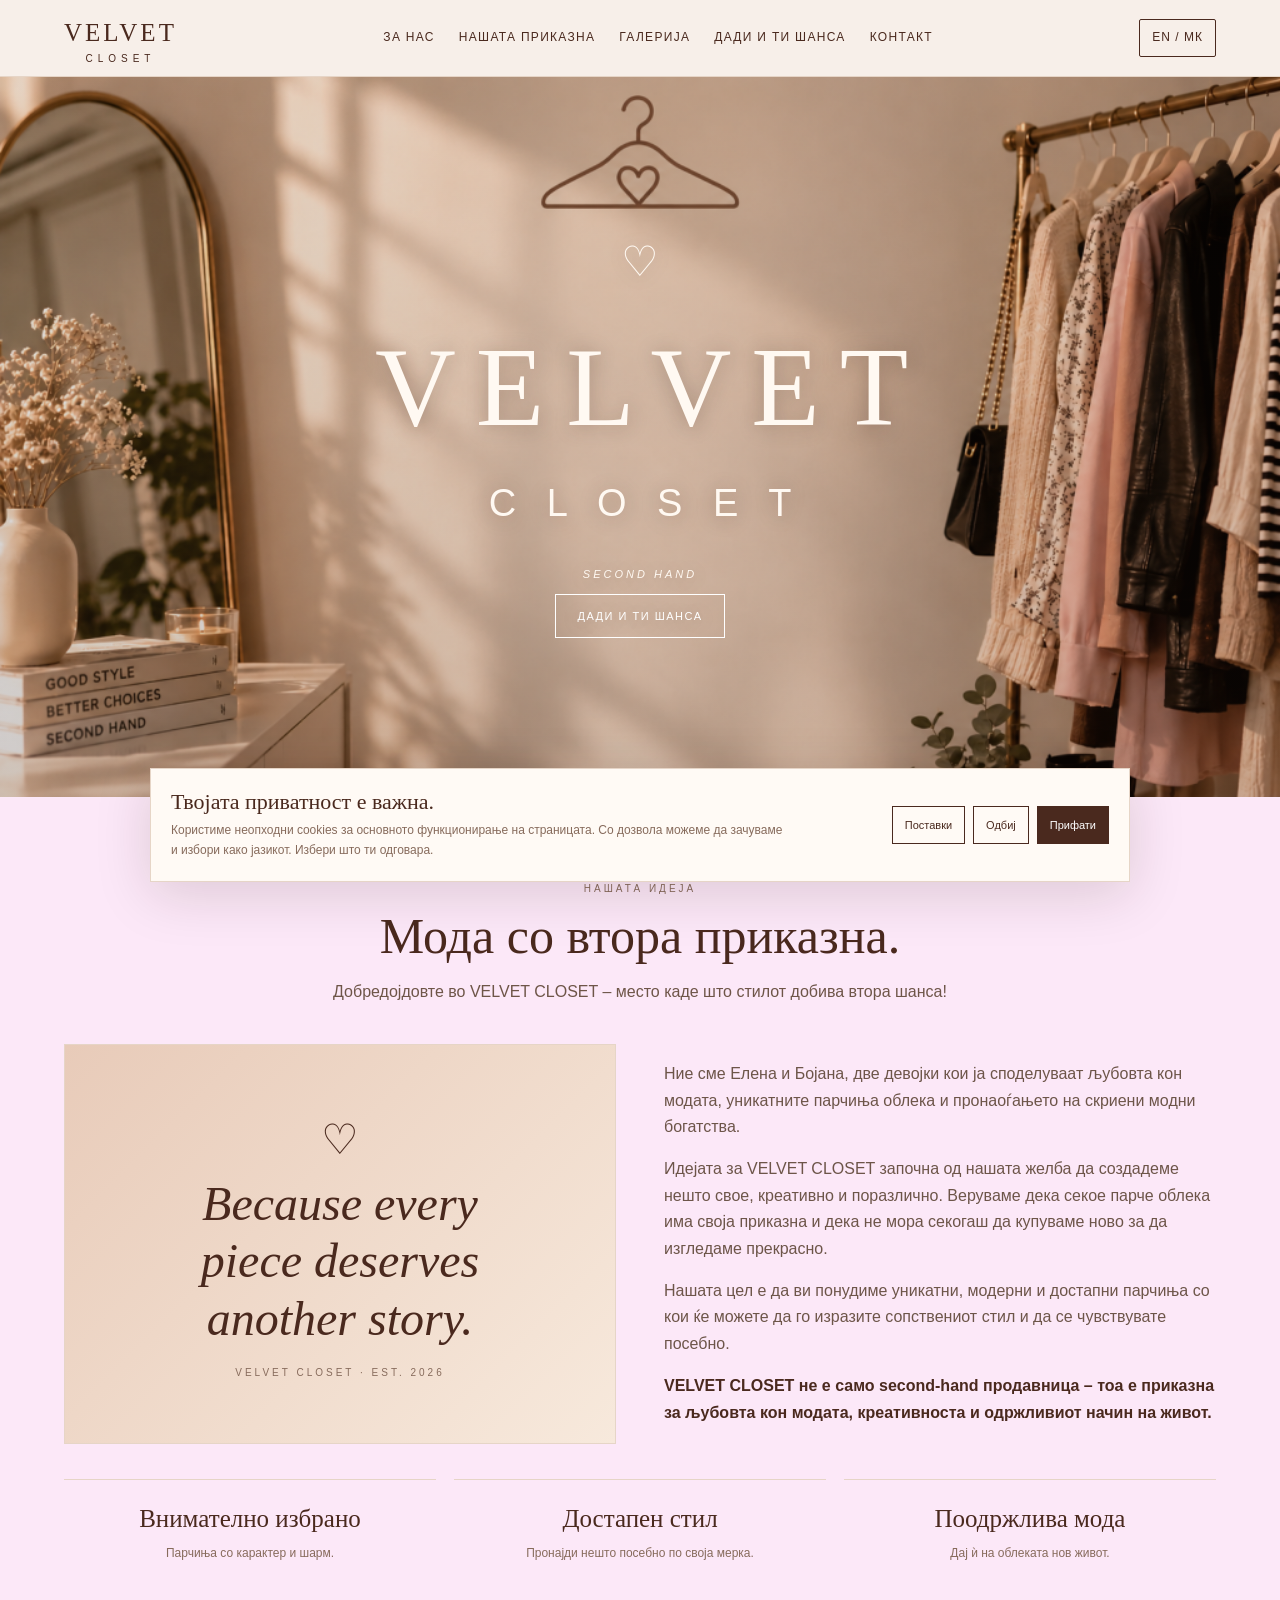
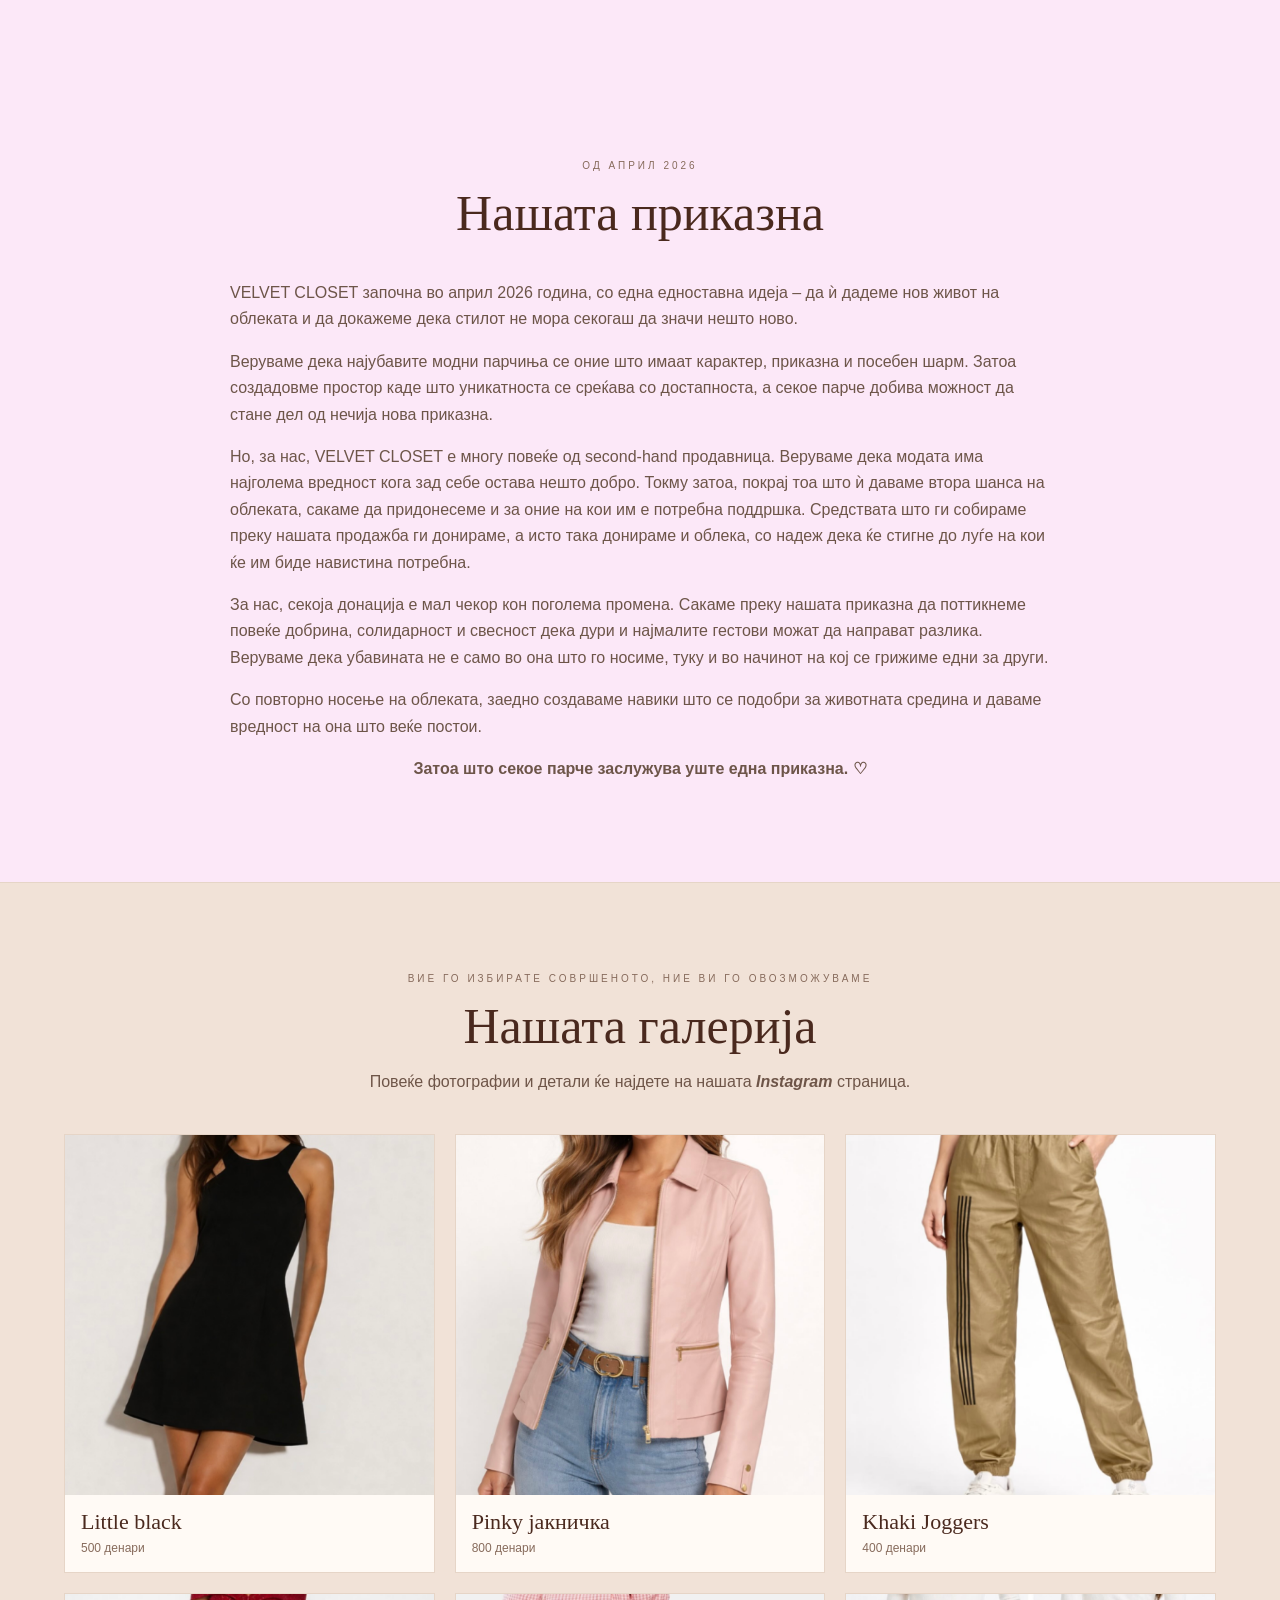
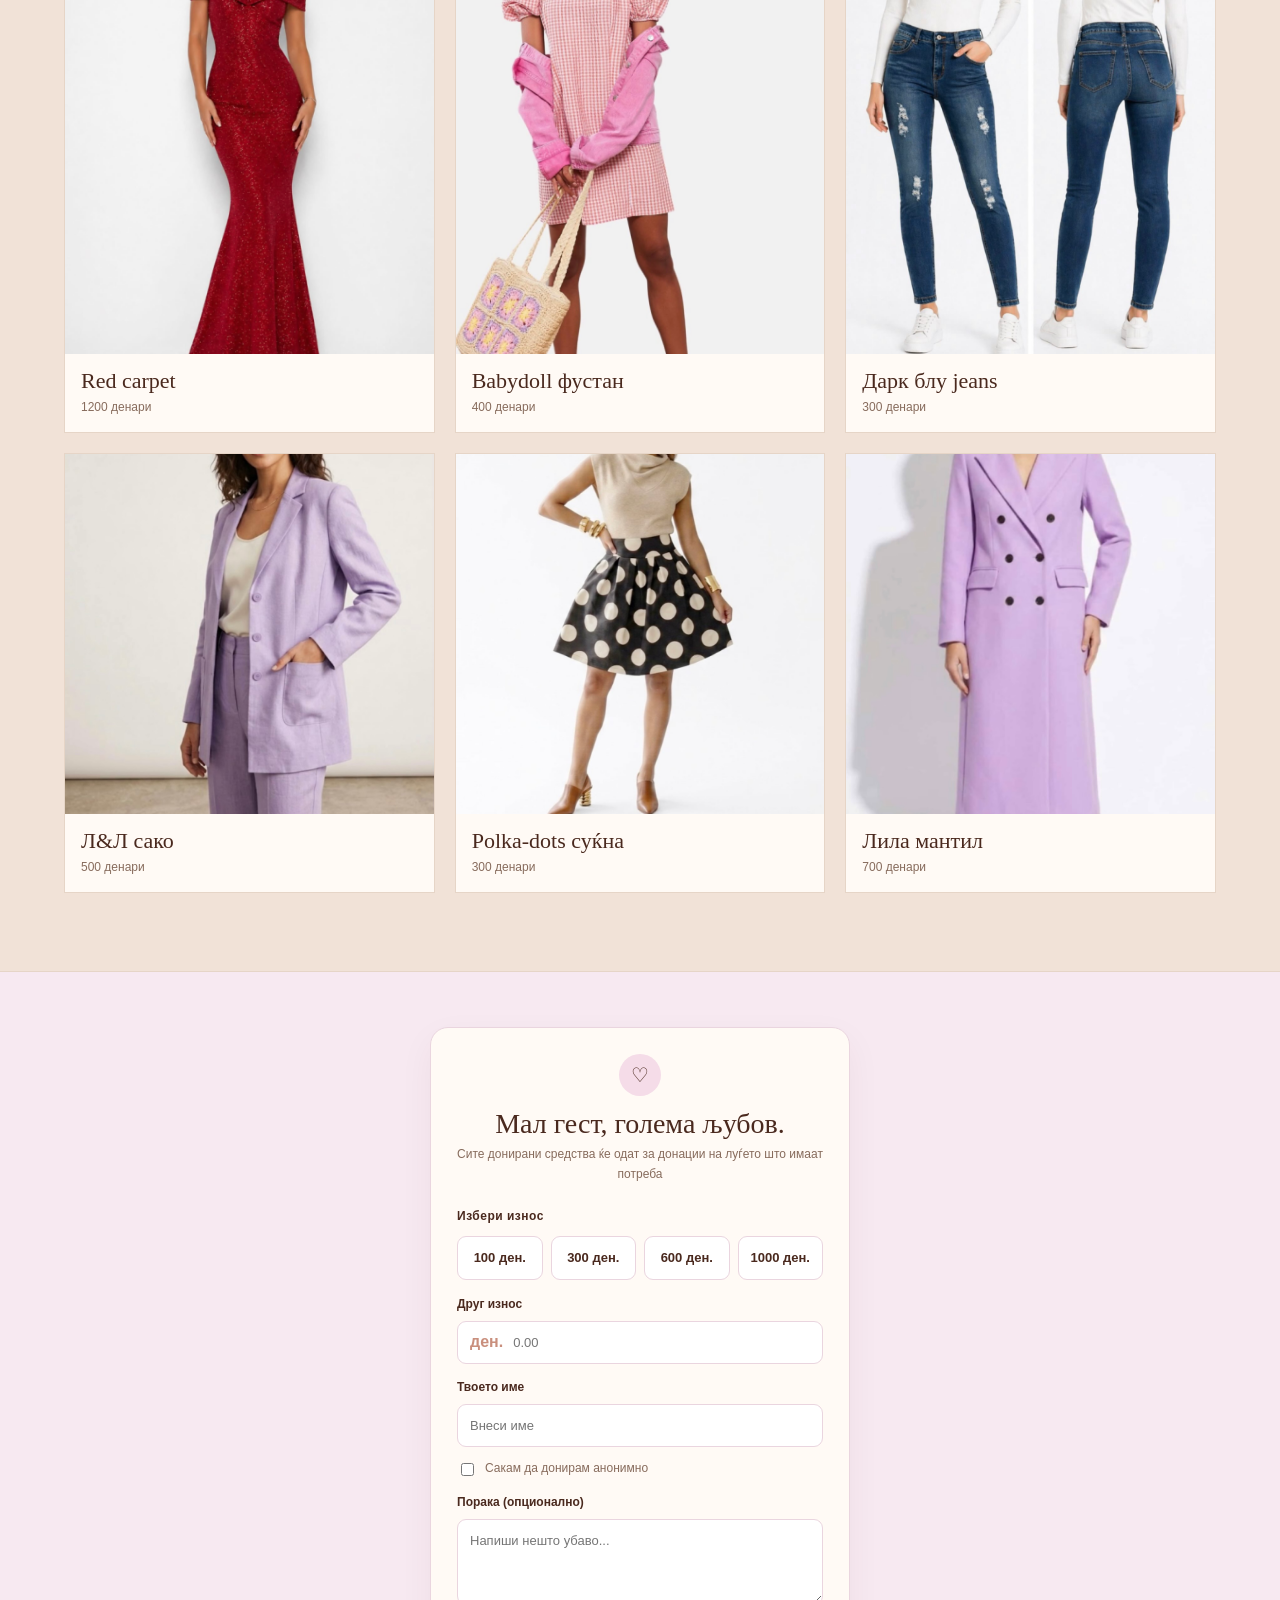
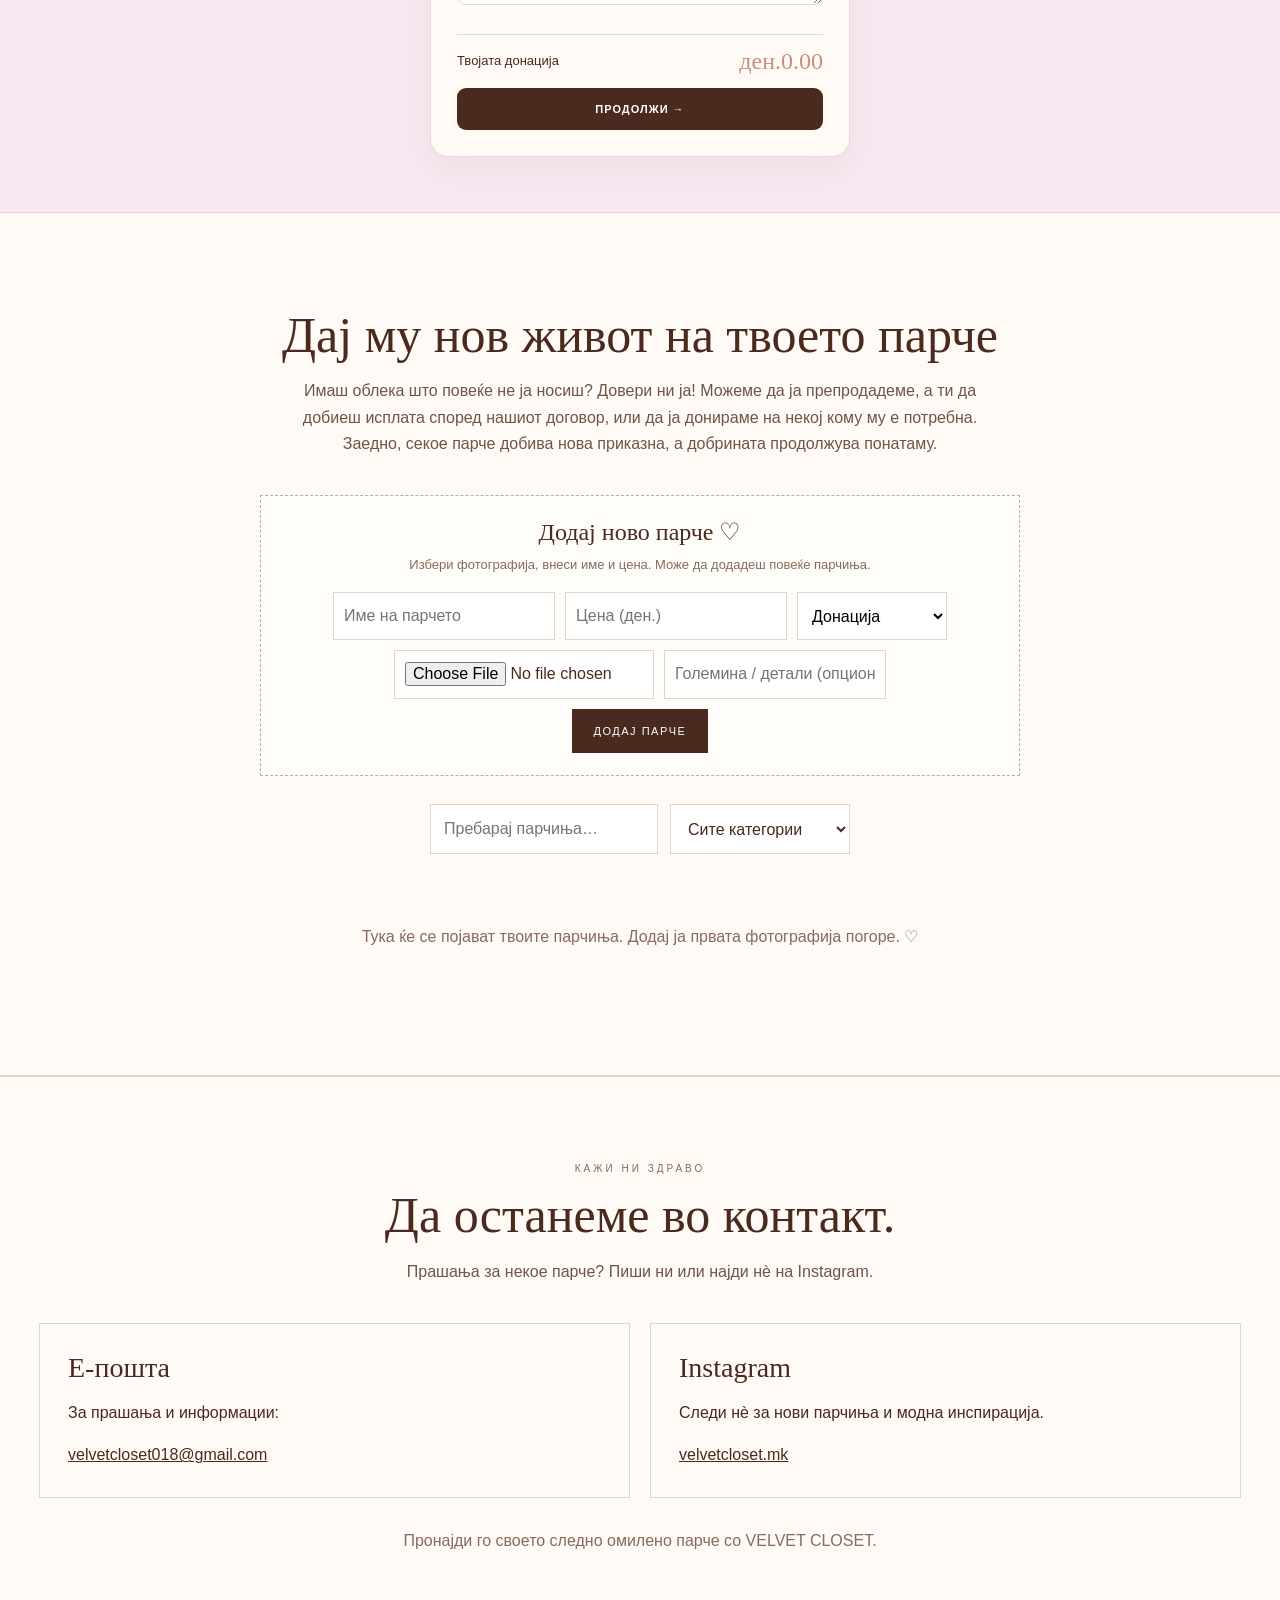
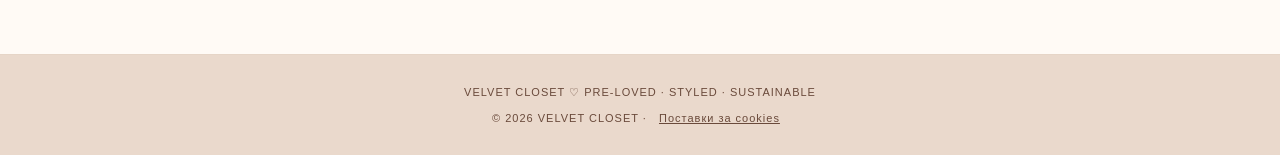
<file: index.html>
<!DOCTYPE html>
<html lang="mk">

<head>
  <meta charset="utf-8">
  <meta name="viewport" content="width=device-width, initial-scale=1">
  <meta name="theme-color" content="#f6eee7">
  <meta name="description"
    content="VELVET CLOSET — pre-loved, styled, sustainable. Уникатни second-hand модни парчиња.">
  <title>VELVET CLOSET — Second Hand</title>

  <link rel="stylesheet" href="style.css">
</head>

<body>
  <header>
    <nav aria-label="Main navigation">
      <a class="brand" href="#home">VELVET <small>CLOSET</small></a>
      <div class="navlinks">
        <a href="#about">За нас</a>
        <a href="#story" data-i18n="navStory">Нашата приказна</a>
        <a href="#gallery" data-i18n="navGallery">Галерија</a>
        <a href="#shop">Дади и ти шанса</a>
        <a href="#contact" data-i18n="navContact">Контакт</a>
      </div>
      <a href="index.en.html"><button class="lang" id="langToggle" type="button" aria-label="Change language">EN / МК</button></a>
    </nav>
  </header>
  <main>
    <section class="hero" id="home">
      <div class="hero-inner">
        <div class="hanger">♡</div>
        <h1>V E L V E T</h1>
        <div class="closet">C L O S E T</div>
        <p class="second">second hand</p>
        <a href="#shop" class="button light">ДАДИ И ТИ ШАНСА</a>
      </div>
    </section>
    <section class="section" id="about">
      <div class="section-head">
        <div class="eyebrow" data-i18n="eyebrowAbout">Нашата идеја</div>
        <h2 data-i18n="aboutTitle">Мода со втора приказна.</h2>
        <p class="intro">Добредојдовте во VELVET CLOSET – место каде што стилот добива втора
          шанса!</p>
      </div>
      <div class="story-grid">
        <div class="story-art">
          <div>
            <div style="font-size:42px">♡</div>
            <div class="quote" data-i18n="artQuote">Because every piece deserves another story.</div>
            <div class="eyebrow" style="margin-top:18px">VELVET CLOSET · EST. 2026</div>
          </div>
        </div>
        <div class="story-copy">
          <p>
            Ние сме Елена и Бојана, две девојки кои
            ја споделуваат љубовта кон модата, уникатните парчиња облека
            и пронаоѓањето на скриени модни богатства.</p>

          <p data-i18n="aboutP2">
            Идејата за VELVET CLOSET започна од нашата желба да создадеме
            нешто свое, креативно и поразлично. Веруваме дека секое парче
            облека има своја приказна и дека не мора секогаш да купуваме ново за
            да изгледаме прекрасно.</p>

          <p data-i18n="aboutP3">Нашата цел е да ви понудиме уникатни, модерни и достапни парчиња со 
            кои ќе можете да го изразите сопствениот стил и да се чувствувате посебно.</p>

          <p>
            <strong data-i18n="aboutBold">VELVET CLOSET не е само second-hand продавница – тоа е 
              приказна за љубовта кон модата, креативноста и одржливиот начин на живот.</strong>
          </p>

        </div>
      </div>
      <div class="values">
        <div class="value"><b data-i18n="value1Title">Внимателно избрано</b><span data-i18n="value1Text">Парчиња со
            карактер и шарм.</span></div>
        <div class="value"><b data-i18n="value2Title">Достапен стил</b><span data-i18n="value2Text">Пронајди нешто
            посебно по своја мерка.</span></div>
        <div class="value"><b data-i18n="value3Title">Поодржлива мода</b><span data-i18n="value3Text">Дај ѝ на облеката
            нов живот.</span></div>
      </div>
    </section>

    <section class="section" id="story">
      <div class="section-head">
        <div class="eyebrow" data-i18n="eyebrowStory">Од април 2026</div>
        <h2>Нашата приказна</h2>
      </div>
      <div class="story-copy" style="max-width:820px;margin:auto">
        <p>
          VELVET CLOSET започна во април 2026 година, со една едноставна идеја – да ѝ дадеме
          нов живот на облеката и да докажеме дека стилот не мора секогаш да значи нешто ново.</p>
        <p>
          Веруваме дека најубавите модни парчиња се оние што имаат карактер, приказна
          и посебен шарм. Затоа создадовме простор каде што уникатноста се среќава со
          достапноста, а секое парче добива можност да стане дел од нечија нова приказна.</p>
        <p>
          Но, за нас, VELVET CLOSET е многу повеќе од second-hand продавница. Веруваме дека 
          модата има најголема вредност кога зад себе остава нешто добро. Токму затоа, покрај 
          тоа што ѝ даваме втора шанса на облеката, сакаме да придонесеме и за оние на кои им 
          е потребна поддршка. Средствата што ги собираме преку нашата продажба ги донираме, 
          а исто така донираме и облека, со надеж дека ќе стигне до луѓе на кои ќе им биде 
          навистина потребна.</p>
          <p>
            За нас, секоја донација е мал чекор кон поголема промена. Сакаме преку нашата 
            приказна да поттикнеме повеќе добрина, солидарност и свесност дека дури и најмалите 
            гестови можат да направат разлика. Веруваме дека убавината не е само во она што го 
            носиме, туку и во начинот на кој се грижиме едни за други.</p>
        <p>
          Со повторно носење на облеката, заедно создаваме навики што се подобри
          за животната средина и даваме вредност на она што веќе постои.</p>
        <p>
            Затоа што секое парче заслужува уште една приказна. ♡</p>
      </div>
    </section>
    <section class="gallery-section" id="gallery">

      <div class="gallery-inner">
        <div class="section-head">
          <div class="eyebrow">
            <p>Вие го избирате совршеното, ние ви го овозможуваме</p>
          </div>
          <h2>Нашата галерија</h2>
          <p class="intro">Повеќе фотографии и детали ќе најдете на нашата 
            <a href="https://www.instagram.com/velvetcloset.mk/" class="insta" target="_blank">Instagram</a> страница.</p>
        </div>
        <div class="gallery-grid">
          <article class="gallery-card">
            <img src="assets/IMG_1916.webp" alt="Елегантен краток ZARA фустан" loading="lazy">
            <div class="gallery-caption">
              <h3>Little black</h3>
              <p>500 денари</p>
            </div>
          </article>
          <article class="gallery-card">
            <img src="assets/pink-jacket-styled.webp" alt="Розова јакна стилизирана со фармерки" loading="lazy">
            <div class="gallery-caption">
              <h3>Pinky јакничка</h3>
              <p>800 денари</p>
            </div>
          </article>
          <article class="gallery-card">
            <img src="assets/khaki-joggers.webp" alt="Маслинесто jogger панталони" loading="lazy">
            <div class="gallery-caption">
              <h3>Khaki Joggers</h3>
              <p>400 денари</p>
            </div>
          </article>
          <article class="gallery-card">
            <img src="assets/IMG_1920.webp" alt="Свечен долг фустан" loading="lazy">
            <div class="gallery-caption">
              <h3>Red carpet</h3>
              <p>1200 денари</p>
            </div>
          </article>
          <article class="gallery-card">
            <img src="assets/IMG_1926.webp" alt="Casual розов фустан" loading="lazy">
            <div class="gallery-caption">
              <h3>Babydoll фустан</h3>
              <p>400 денари</p>
            </div>
          </article>
          <article class="gallery-card">
            <img src="assets/IMG_1918.webp" alt="Casual розов фустан" loading="lazy">
            <div class="gallery-caption">
              <h3>Дарк блу jeans</h3>
              <p>300 денари</p>
            </div>
          </article>
          <article class="gallery-card">
            <img src="assets/IMG_1923.webp" alt="Casual розов фустан" loading="lazy">
            <div class="gallery-caption">
              <h3>Л&Л сако</h3>
              <p>500 денари</p>
            </div>
          </article>
          <article class="gallery-card">
            <img src="assets/IMG_1939.webp" alt="Casual розов фустан" loading="lazy">
            <div class="gallery-caption">
              <h3>Polka-dots суќна</h3>
              <p>300 денари</p>
            </div>
          </article>
          <article class="gallery-card">
            <img src="assets/IMG_1937.webp" alt="Casual розов фустан" loading="lazy">
            <div class="gallery-caption">
              <h3>Лила мантил</h3>
              <p>700 денари</p>
            </div>
          </article>
        </div>
      </div>
    </section>

    <section class="donation-section" id="donation">
      <div class="donation-card">

        <div class="donation-card-header">
          <span>♡</span>
          <h3>Мал гест, голема љубов.</h3>
          <p>Сите донирани средства ќе одат за донации на луѓето што имаат потреба </p>
        </div>

        <div id="donation-form">

          <div class="donation-label">Избери износ</div>

          <div class="donation-amounts">
            <button type="button" class="amount-button" data-amount="100">100 ден.</button>
            <button type="button" class="amount-button" data-amount="300">300 ден.</button>
            <button type="button" class="amount-button" data-amount="600">600 ден.</button>
            <button type="button" class="amount-button" data-amount="1000">1000 ден.</button>
          </div>

          <div class="custom-amount">
            <label for="custom-donation">Друг износ</label>
            <div class="amount-input">
              <span>ден.</span>
              <input type="number" id="custom-donation" min="1" step="0.01" placeholder="0.00">
            </div>
          </div>

          <div class="donation-form-group">
            <label for="donor-name">Твоето име</label>
            <input type="text" id="donor-name" placeholder="Внеси име">
          </div>

          <label class="anonymous-option">
            <input type="checkbox" id="anonymous-donation">
            <span>Сакам да донирам анонимно</span>
          </label>

          <div class="donation-form-group">
            <label for="donation-message">Порака (опционално)</label>
            <textarea id="donation-message" rows="3" placeholder="Напиши нешто убаво..."></textarea>
          </div>

          <div class="donation-summary">
            <span>Твојата донација</span>
            <strong id="donation-total">ден.0.00</strong>
          </div>

          <button type="button" class="donation-continue" id="donation-continue">
            Продолжи →
          </button>
        </div>

        <div id="payment-form" class="payment-form">
          <button type="button" class="back-to-donation" id="back-to-donation">← Назад</button>

          <div class="payment-header">
            <p>SECURE DONATION</p>
            <h3>Твојата поддршка значи многу ♡</h3>
            <strong id="payment-amount">ден. 0.00</strong>
          </div>

          <div class="donation-form-group">
            <label for="card-name">Име на картичката</label>
            <input type="text" id="card-name" autocomplete="cc-name" placeholder="Име и презиме">
          </div>

          <div class="donation-form-group">
            <label for="card-number">Број на картичка</label>
            <input type="text" id="card-number" inputmode="numeric" autocomplete="cc-number" maxlength="19"
              placeholder="Број на картичка">
          </div>

          <div class="payment-row">
            <div class="donation-form-group">
              <label for="card-expiry">Важи до</label>
              <input type="text" id="card-expiry" autocomplete="cc-exp" maxlength="5" placeholder="MM/YY">
            </div>

            <div class="donation-form-group">
              <label for="card-cvc">CVC</label>
              <input type="password" id="card-cvc" inputmode="numeric" autocomplete="cc-csc" maxlength="4"
                placeholder="•••">
            </div>
          </div>

          <button type="button" class="donation-pay" id="donation-pay">
            Донирај <span id="pay-amount">ден. 0.00</span>
          </button>

          <p class="payment-note">
            Плаќањето треба да се обработи преку безбеден
            платежен сервис.
          </p>
        </div>

      </div>
    </section>

    <section class="shop" id="shop">
      <div class="section">
        <div class="section-head">
          <h2>Дај му нов живот на твоето парче</h2>
          <p class="intro">Имаш облека што повеќе не ја носиш? 
            Довери ни ја! Можеме да ја препродадеме, а ти да добиеш исплата според 
            нашиот договор, или да ја донираме на некој кому му е потребна. Заедно, 
            секое парче добива нова приказна, а добрината продолжува понатаму.</p>
        </div>
        <div class="upload-box">
          <h3 data-i18n="uploadTitle">Додај ново парче </h3>
          <p data-i18n="uploadDesc">Избери фотографија, внеси име и цена. Може да додадеш повеќе парчиња.</p>
          <form id="productForm">
            <div class="form-row"><input id="productName" required maxlength="70"
                data-i18n-placeholder="namePlaceholder" placeholder="Име на парчето"><input id="productPrice"
                type="number" min="0" step="1" required placeholder="Цена (ден.)"><select id="productCategory">
                <option value="Донација">Донација</option>
                <option value="Продажба">Продажба</option>
              </select></div>
            <div class="form-row">
              <input id="productPhoto" type="file" accept="image/*" required>
              <input id="productNote" maxlength="120" data-i18n-placeholder="detailsPlaceholder" 
              placeholder="Големина / детали (опционално)">
            </div>
            <button class="button" type="submit" data-i18n="addItem">Додај парче</button>
          </form>
        </div>
        <div class="shop-tools"><input id="searchProducts" type="search" data-i18n-placeholder="searchPlaceholder"
            placeholder="Пребарај парчиња…"><select id="filterCategory">
            <option value="all" data-i18n="allCategories">Сите категории</option>
            <option value="Облека">Облека</option>
            <option value="Обувки" data-i18n="catShoes">Обувки</option>
            <option value="Аксесоари" data-i18n="catAccessories">Аксесоари</option>
          </select></div>
        <div class="product-grid" id="productGrid">
          <div class="empty">Тука ќе се појават твоите парчиња. Додај ја првата фотографија погоре. </div>
        </div>
      </div>
    </section>

    <section class="shop" id="contact">
      <div class="section">
        <div class="section-head">
          <div class="eyebrow" data-i18n="eyebrowContact">Кажи ни здраво</div>
          <h2 data-i18n="contactTitle">Да останеме во контакт.</h2>
          <p class="intro" data-i18n="contactIntro">Прашања за некое парче? Пиши ни или најди нè на Instagram.</p>
        </div>
        <div class="contact-grid">
          <div class="contact-card">
            <h3 data-i18n="emailTitle">Е-пошта</h3>
            <p data-i18n="emailText">За прашања и информации:</p><a
              href="mailto:velvetcloset018@gmail.com" class="insta-link">velvetcloset018@gmail.com</a>
          </div>
          <div class="contact-card">
            <h3>Instagram</h3>
            <p data-i18n="instaText">Следи нè за нови парчиња и модна инспирација.</p><a
              href="https://www.instagram.com/velvetcloset.mk/" target="_blank"
              rel="noopener noreferrer" class="insta-link">velvetcloset.mk</a>
          </div>
        </div>
        <div class="contact-cta">
          <p data-i18n="contactLine">Пронајди го своето следно омилено парче со VELVET CLOSET.</p>
           
        </div>
      </div>
    </section>
  </main>
  <footer>
    <div>VELVET CLOSET ♡ <span data-i18n="footerLine">PRE-LOVED · STYLED · SUSTAINABLE</span></div>
    <div style="margin-top:8px">© <span id="year"></span> VELVET CLOSET · <a href="#cookies" id="cookieSettingsLink"
        data-i18n="cookieSettings">Поставки за cookies</a></div>
  </footer>

  <div class="cookie-banner" id="cookieBanner" role="dialog" aria-live="polite" aria-label="Cookie preferences">
    <div class="cookie-copy"><b data-i18n="cookieTitle">Твојата приватност е важна.</b>
      <p data-i18n="cookieText">Користиме неопходни cookies за основното функционирање на страницата. Со дозвола можеме
        да зачуваме и избори како јазикот. Избери што ти одговара.</p>
      <div class="cookie-settings" id="cookieSettings"><label><input type="checkbox" checked disabled> <span
            data-i18n="essentialCookies">Неопходни (секогаш активни)</span></label><label><input id="preferenceCookies"
            type="checkbox"> <span data-i18n="preferenceCookiesLabel">Преференции</span></label></div>
    </div>
    <div class="cookie-actions"><button type="button" id="cookieOptions"
        data-i18n="cookieOptions">Поставки</button><button type="button" id="cookieReject"
        data-i18n="cookieReject">Одбиј</button><button type="button" class="accept" id="cookieAccept"
        data-i18n="cookieAccept">Прифати</button></div>
  </div>
  <div class="toast" id="toast" role="status"></div>

  <script src="script.js"></script>
</body>

</html>
</file>
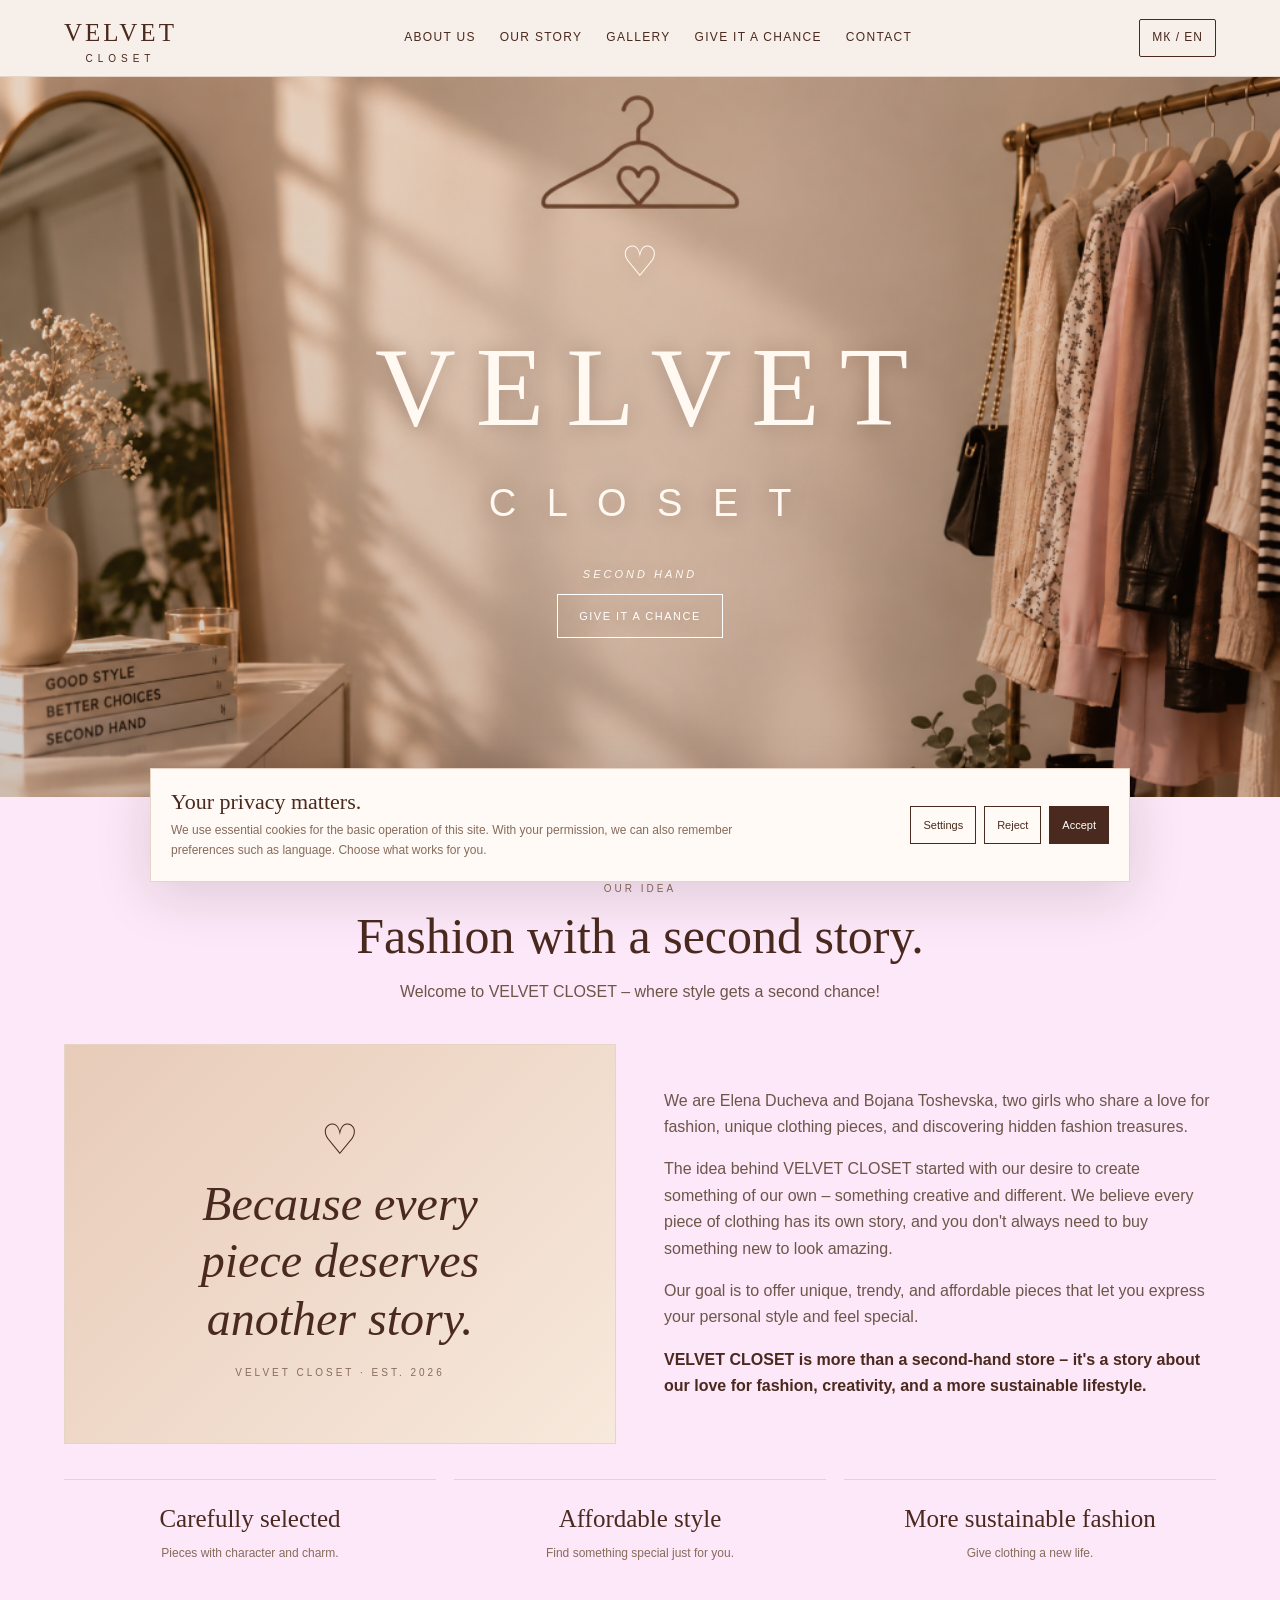
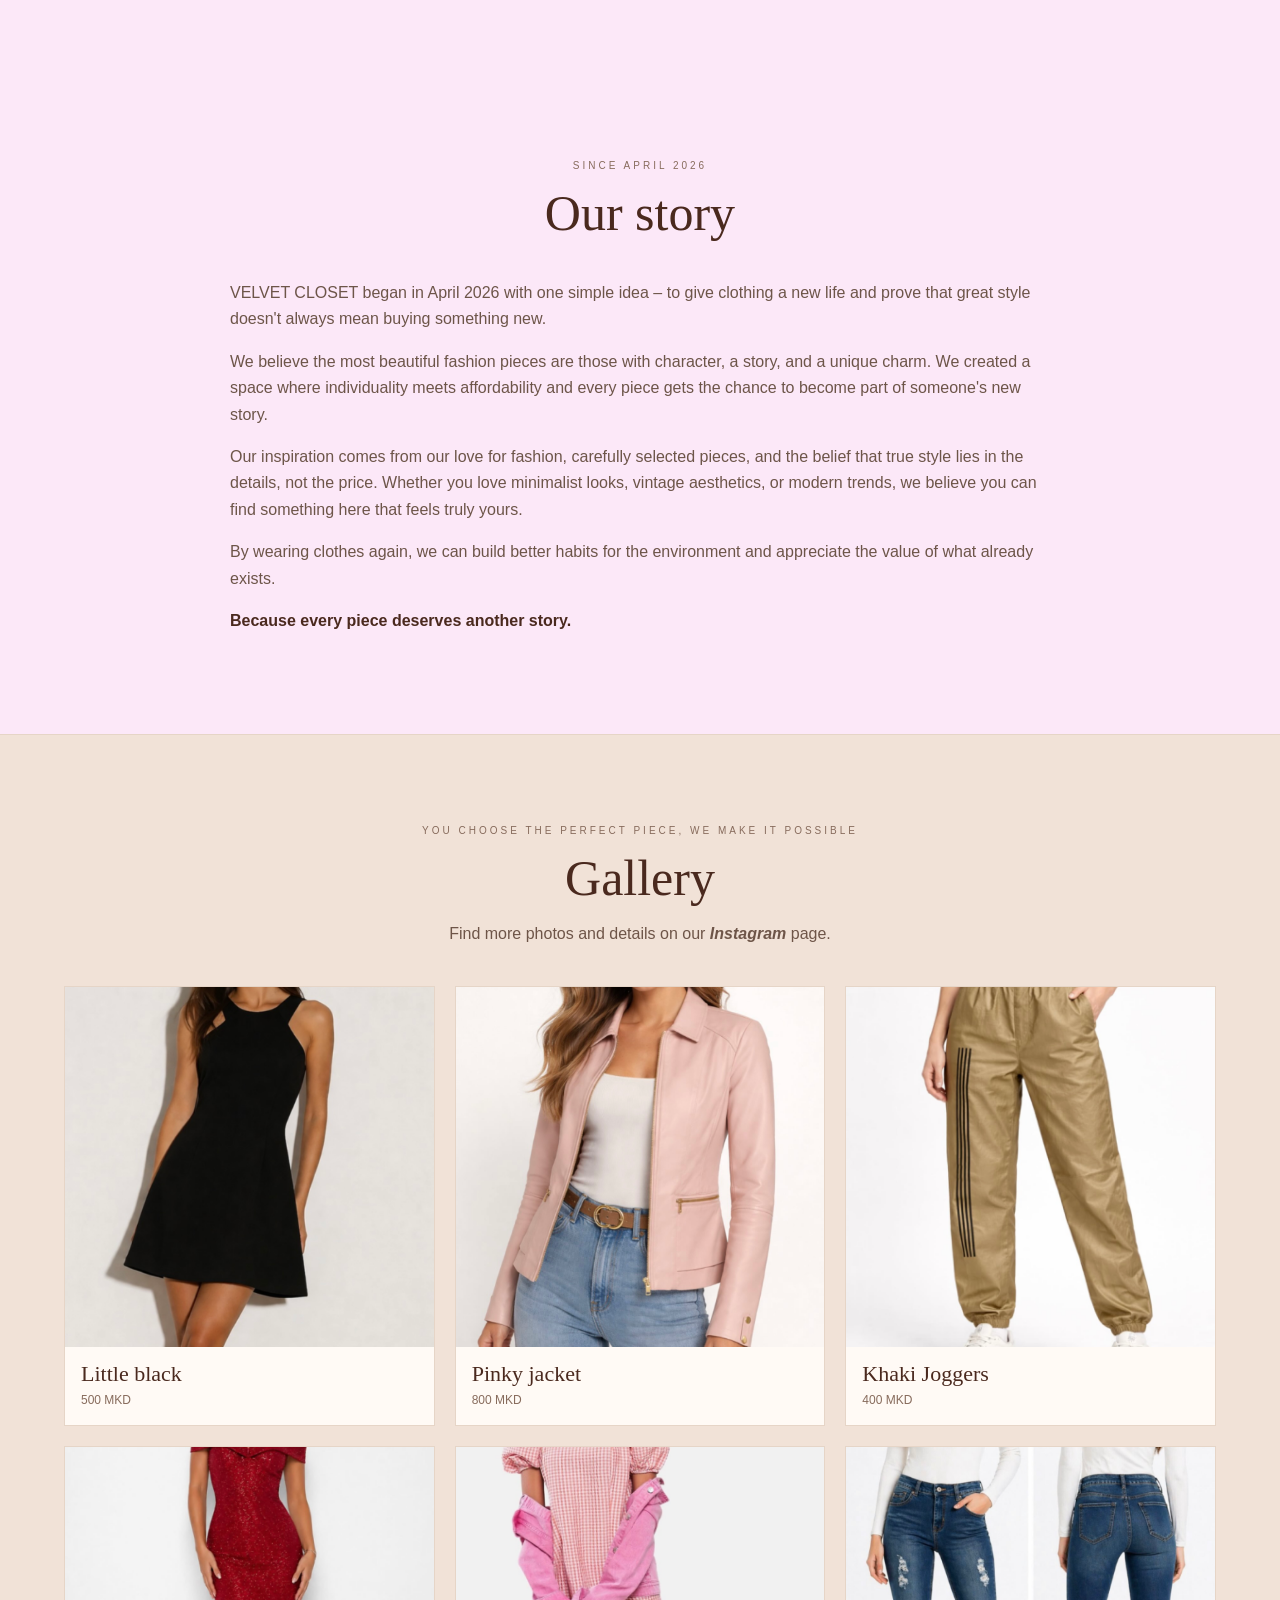
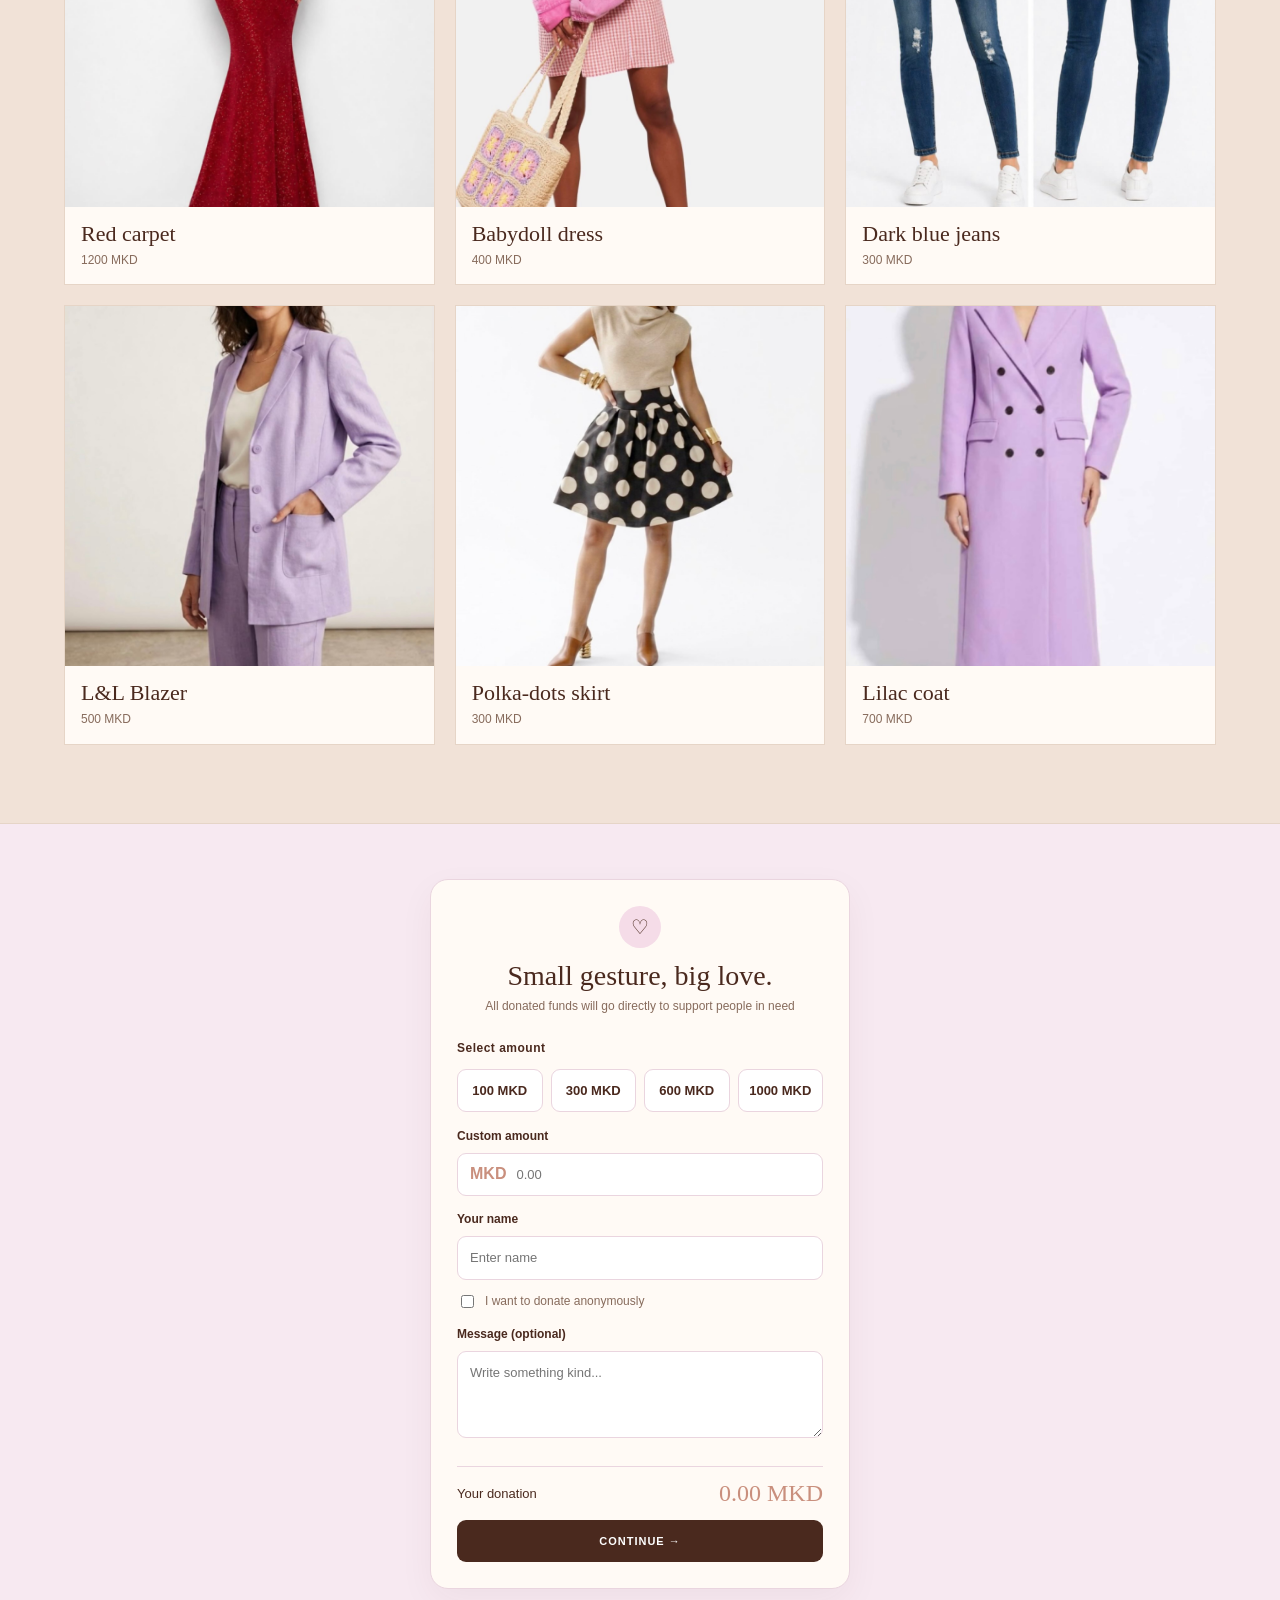
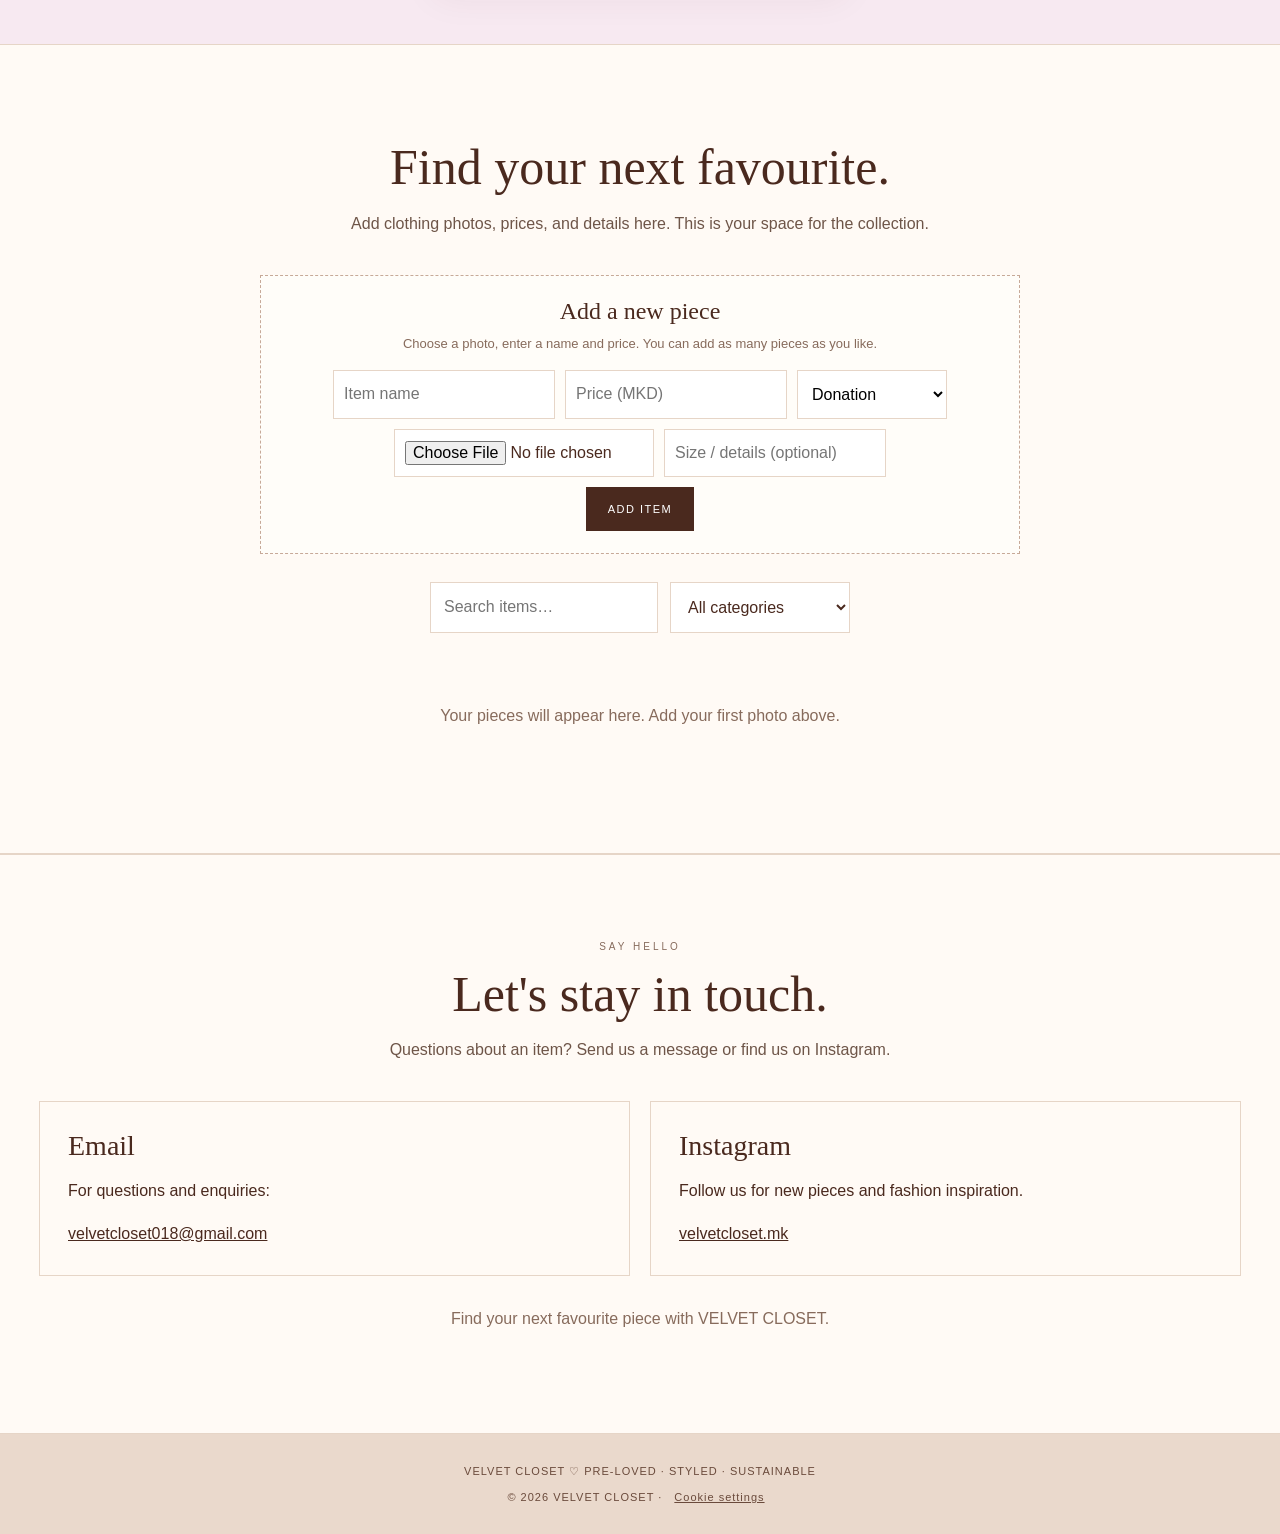
<file: index.en.html>
<!DOCTYPE html>
<html lang="en">

<head>
  <meta charset="utf-8">
  <meta name="viewport" content="width=device-width, initial-scale=1">
  <meta name="theme-color" content="#f6eee7">
  <meta name="description"
    content="VELVET CLOSET — pre-loved, styled, sustainable. Unique second-hand fashion pieces.">
  <title>VELVET CLOSET — Second Hand</title>

  <link rel="stylesheet" href="style.css">
</head>

<body>
  <header>
    <nav aria-label="Main navigation">
      <a class="brand" href="#home">VELVET <small>CLOSET</small></a>
      <div class="navlinks">
        <a href="#about" data-i18n="navAbout">About us</a>
        <a href="#story" data-i18n="navStory">Our story</a>
        <a href="#gallery" data-i18n="navGallery">Gallery</a>
        <a href="#shop">Give it a chance</a>
        <a href="#contact" data-i18n="navContact">Contact</a>
      </div>
      <a href="index.html"><button class="lang" id="langToggle" type="button" aria-label="Change language">MK / EN</button></a>
    </nav>
  </header>
  <main>
    <section class="hero" id="home">
      <div class="hero-inner">
        <div class="hanger">♡</div>
        <h1>V E L V E T</h1>
        <div class="closet">C L O S E T</div>
        <p class="second">second hand</p>
        <a href="#shop" class="button light">GIVE IT A CHANCE</a>
      </div>
    </section>
    <section class="section" id="about">
      <div class="section-head">
        <div class="eyebrow" data-i18n="eyebrowAbout">Our idea</div>
        <h2 data-i18n="aboutTitle">Fashion with a second story.</h2>
        <p class="intro" data-i18n="aboutIntro">Welcome to VELVET CLOSET – where style gets a second chance!</p>
      </div>
      <div class="story-grid">
        <div class="story-art">
          <div>
            <div style="font-size:42px">♡</div>
            <div class="quote" data-i18n="artQuote">Because every piece deserves another story.</div>
            <div class="eyebrow" style="margin-top:18px">VELVET CLOSET · EST. 2026</div>
          </div>
        </div>
        <div class="story-copy">
          <p data-i18n="aboutP1">We are Elena and Bojana, two girls who share a love for fashion, unique clothing pieces, and discovering hidden fashion treasures.</p>

          <p data-i18n="aboutP2">The idea behind VELVET CLOSET started with our desire to create something of our own – something creative and different. We believe every piece of clothing has its own story, and you don't always need to buy something new to look amazing.</p>

          <p data-i18n="aboutP3">Our goal is to offer unique, trendy, and affordable pieces that let you express your personal style and feel special.</p>

          <p>
            <strong data-i18n="aboutBold">VELVET CLOSET is more than a second-hand store – it's a story about our love for fashion, creativity, and a more sustainable lifestyle.</strong>
          </p>

        </div>
      </div>
      <div class="values">
        <div class="value"><b data-i18n="value1Title">Carefully selected</b><span data-i18n="value1Text">Pieces with character and charm.</span></div>
        <div class="value"><b data-i18n="value2Title">Affordable style</b><span data-i18n="value2Text">Find something special just for you.</span></div>
        <div class="value"><b data-i18n="value3Title">More sustainable fashion</b><span data-i18n="value3Text">Give clothing a new life.</span></div>
      </div>
    </section>

    <section class="section" id="story">
      <div class="section-head">
        <div class="eyebrow" data-i18n="eyebrowStory">Since April 2026</div>
        <h2 data-i18n="storyTitle">Our story</h2>
      </div>
      <div class="story-copy" style="max-width:820px;margin:auto">
        <p data-i18n="storyP1">VELVET CLOSET began in April 2026 with one simple idea – to give clothing a new life and prove that great style doesn't always mean buying something new.</p>
        <p data-i18n="storyP2">We believe the most beautiful fashion pieces are those with character, a story, and a unique charm. We created a space where individuality meets affordability and every piece gets the chance to become part of someone's new story.</p>
        <p data-i18n="storyP3">Our inspiration comes from our love for fashion, carefully selected pieces, and the belief that true style lies in the details, not the price.</p>
        <p data-i18n="storyP4">By wearing clothes again, we can build better habits for the environment and appreciate the value of what already exists.</p>
        <p><strong data-i18n="storyBold">Because every piece deserves another story. ♡</strong></p>
      </div>
    </section>
    <section class="gallery-section" id="gallery">

      <div class="gallery-inner">
        <div class="section-head">
          <div class="eyebrow">
            <p>You choose the perfect piece, we make it possible</p>
          </div>
          <h2 data-i18n="navGallery">Our gallery</h2>
          <p class="intro">Find more photos and details on our <a href="https://www.instagram.com/velvetcloset.mk/" class="insta" target="_blank">Instagram</a> page.</p>
        </div>
        <div class="gallery-grid">
          <article class="gallery-card">
            <img src="assets/IMG_1916.webp" alt="Elegant short ZARA dress" loading="lazy">
            <div class="gallery-caption">
              <h3>Little black</h3>
              <p>500 MKD</p>
            </div>
          </article>
          <article class="gallery-card">
            <img src="assets/pink-jacket-styled.webp" alt="Pink jacket styled with jeans" loading="lazy">
            <div class="gallery-caption">
              <h3>Pinky jacket</h3>
              <p>800 MKD</p>
            </div>
          </article>
          <article class="gallery-card">
            <img src="assets/khaki-joggers.webp" alt="Khaki jogger trousers" loading="lazy">
            <div class="gallery-caption">
              <h3>Khaki Joggers</h3>
              <p>400 MKD</p>
            </div>
          </article>
          <article class="gallery-card">
            <img src="assets/IMG_1920.webp" alt="Formal long dress" loading="lazy">
            <div class="gallery-caption">
              <h3>Red carpet</h3>
              <p>1200 MKD</p>
            </div>
          </article>
          <article class="gallery-card">
            <img src="assets/IMG_1926.webp" alt="Casual pink dress" loading="lazy">
            <div class="gallery-caption">
              <h3>Babydoll dress</h3>
              <p>400 MKD</p>
            </div>
          </article>
          <article class="gallery-card">
            <img src="assets/IMG_1918.webp" alt="Dark blue jeans" loading="lazy">
            <div class="gallery-caption">
              <h3>Dark blue jeans</h3>
              <p>300 MKD</p>
            </div>
          </article>
          <article class="gallery-card">
            <img src="assets/IMG_1923.webp" alt="Blazer" loading="lazy">
            <div class="gallery-caption">
              <h3>L&L Blazer</h3>
              <p>500 MKD</p>
            </div>
          </article>
          <article class="gallery-card">
            <img src="assets/IMG_1939.webp" alt="Polka-dots skirt" loading="lazy">
            <div class="gallery-caption">
              <h3>Polka-dots skirt</h3>
              <p>300 MKD</p>
            </div>
          </article>
          <article class="gallery-card">
            <img src="assets/IMG_1937.webp" alt="Lilac coat" loading="lazy">
            <div class="gallery-caption">
              <h3>Lilac coat</h3>
              <p>700 MKD</p>
            </div>
          </article>
        </div>
      </div>
    </section>

    <section class="donation-section" id="donation">
      <div class="donation-card">

        <div class="donation-card-header">
          <span>♡</span>
          <h3>Small gesture, big love.</h3>
          <p>All donated funds will go directly to support people in need</p>
        </div>

        <div id="donation-form">

          <div class="donation-label">Select amount</div>

          <div class="donation-amounts">
            <button type="button" class="amount-button" data-amount="100">100 MKD</button>
            <button type="button" class="amount-button" data-amount="300">300 MKD</button>
            <button type="button" class="amount-button" data-amount="600">600 MKD</button>
            <button type="button" class="amount-button" data-amount="1000">1000 MKD</button>
          </div>

          <div class="custom-amount">
            <label for="custom-donation">Custom amount</label>
            <div class="amount-input">
              <span>MKD</span>
              <input type="number" id="custom-donation" min="1" step="0.01" placeholder="0.00">
            </div>
          </div>

          <div class="donation-form-group">
            <label for="donor-name">Your name</label>
            <input type="text" id="donor-name" placeholder="Enter name">
          </div>

          <label class="anonymous-option">
            <input type="checkbox" id="anonymous-donation">
            <span>I want to donate anonymously</span>
          </label>

          <div class="donation-form-group">
            <label for="donation-message">Message (optional)</label>
            <textarea id="donation-message" rows="3" placeholder="Write something kind..."></textarea>
          </div>

          <div class="donation-summary">
            <span>Your donation</span>
            <strong id="donation-total">0.00 MKD</strong>
          </div>

          <button type="button" class="donation-continue" id="donation-continue">
            Continue →
          </button>
        </div>

        <div id="payment-form" class="payment-form">
          <button type="button" class="back-to-donation" id="back-to-donation">← Back</button>

          <div class="payment-header">
            <p>SECURE DONATION</p>
            <h3>Your support means everything ♡</h3>
            <strong id="payment-amount">0.00 MKD</strong>
          </div>

          <div class="donation-form-group">
            <label for="card-name">Cardholder Name</label>
            <input type="text" id="card-name" autocomplete="cc-name" placeholder="Full name">
          </div>

          <div class="donation-form-group">
            <label for="card-number">Card Number</label>
            <input type="text" id="card-number" inputmode="numeric" autocomplete="cc-number" maxlength="19"
              placeholder="Card number">
          </div>

          <div class="payment-row">
            <div class="donation-form-group">
              <label for="card-expiry">Expires</label>
              <input type="text" id="card-expiry" autocomplete="cc-exp" maxlength="5" placeholder="MM/YY">
            </div>

            <div class="donation-form-group">
              <label for="card-cvc">CVC</label>
              <input type="password" id="card-cvc" inputmode="numeric" autocomplete="cc-csc" maxlength="4"
                placeholder="•••">
            </div>
          </div>

          <button type="button" class="donation-pay" id="donation-pay">
            Donate <span id="pay-amount">0.00 MKD</span>
          </button>

          <p class="payment-note">
            Payment processed via a secure payment service.
          </p>
        </div>

      </div>
    </section>

    <section class="shop" id="shop">
      <div class="section">
        <div class="section-head">
          <h2 data-i18n="shopTitle">Give your piece a new life</h2>
          <p class="intro" data-i18n="shopIntro">Have clothing you no longer wear? Trust us with it!</p>
        </div>
        <div class="upload-box">
          <h3 data-i18n="uploadTitle">Add a new piece ♡</h3>
          <p data-i18n="uploadDesc">Choose a photo, enter a name and price. You can add as many pieces as you like.</p>
          <form id="productForm">
            <div class="form-row"><input id="productName" required maxlength="70"
                data-i18n-placeholder="namePlaceholder" placeholder="Item name"><input id="productPrice"
                type="number" min="0" step="1" required placeholder="Price (MKD)"><select id="productCategory">
                <option value="Donation">Donation</option>
                <option value="Sale">Sale</option>
              </select></div>
            <div class="form-row">
              <input id="productPhoto" type="file" accept="image/*" required>
              <input id="productNote" maxlength="120" data-i18n-placeholder="detailsPlaceholder" 
              placeholder="Size / details (optional)">
            </div>
            <button class="button" type="submit" data-i18n="addItem">Add item</button>
          </form>
        </div>
        <div class="shop-tools"><input id="searchProducts" type="search" data-i18n-placeholder="searchPlaceholder"
            placeholder="Search items…"><select id="filterCategory">
            <option value="all" data-i18n="allCategories">All categories</option>
            <option value="Облека" data-i18n="catClothes">Clothing</option>
            <option value="Обувки" data-i18n="catShoes">Shoes</option>
            <option value="Аксесоари" data-i18n="catAccessories">Accessories</option>
          </select></div>
        <div class="product-grid" id="productGrid">
          <div class="empty" data-i18n="emptyProducts">Your pieces will appear here. Add your first photo above. ♡</div>
        </div>
      </div>
    </section>

    <section class="shop" id="contact">
      <div class="section">
        <div class="section-head">
          <div class="eyebrow" data-i18n="eyebrowContact">Say hello</div>
          <h2 data-i18n="contactTitle">Let's stay in touch.</h2>
          <p class="intro" data-i18n="contactIntro">Questions about an item? Send us a message or find us on Instagram.</p>
        </div>
        <div class="contact-grid">
          <div class="contact-card">
            <h3 data-i18n="emailTitle">Email</h3>
            <p data-i18n="emailText">For questions and enquiries:</p><a
              href="mailto:velvetcloset018@gmail.com" class="insta-link">velvetcloset018@gmail.com</a>
          </div>
          <div class="contact-card">
            <h3>Instagram</h3>
            <p data-i18n="instaText">Follow us for new pieces and fashion inspiration.</p><a
              href="https://www.instagram.com/velvetcloset.mk/" target="_blank"
              rel="noopener noreferrer" class="insta-link">velvetcloset.mk</a>
          </div>
        </div>
        <div class="contact-cta">
          <p data-i18n="contactLine">Find your next favourite piece with VELVET CLOSET.</p>
        </div>
      </div>
    </section>
  </main>
  <footer>
    <div>VELVET CLOSET ♡ <span data-i18n="footerLine">PRE-LOVED · STYLED · SUSTAINABLE</span></div>
    <div style="margin-top:8px">© <span id="year"></span> VELVET CLOSET · <a href="#cookies" id="cookieSettingsLink"
        data-i18n="cookieSettings">Cookie settings</a></div>
  </footer>

  <div class="cookie-banner" id="cookieBanner" role="dialog" aria-live="polite" aria-label="Cookie preferences">
    <div class="cookie-copy"><b data-i18n="cookieTitle">Your privacy matters.</b>
      <p data-i18n="cookieText">We use essential cookies for the basic operation of this site. With your permission, we can also remember preferences such as language. Choose what works for you.</p>
      <div class="cookie-settings" id="cookieSettings"><label><input type="checkbox" checked disabled> <span
            data-i18n="essentialCookies">Essential (always active)</span></label><label><input id="preferenceCookies"
            type="checkbox"> <span data-i18n="preferenceCookiesLabel">Preferences</span></label></div>
    </div>
    <div class="cookie-actions"><button type="button" id="cookieOptions"
        data-i18n="cookieOptions">Settings</button><button type="button" id="cookieReject"
        data-i18n="cookieReject">Reject</button><button type="button" class="accept" id="cookieAccept"
        data-i18n="cookieAccept">Accept</button></div>
  </div>
  <div class="toast" id="toast" role="status"></div>

  <script src="script.js"></script>
</body>

</html>
</file>
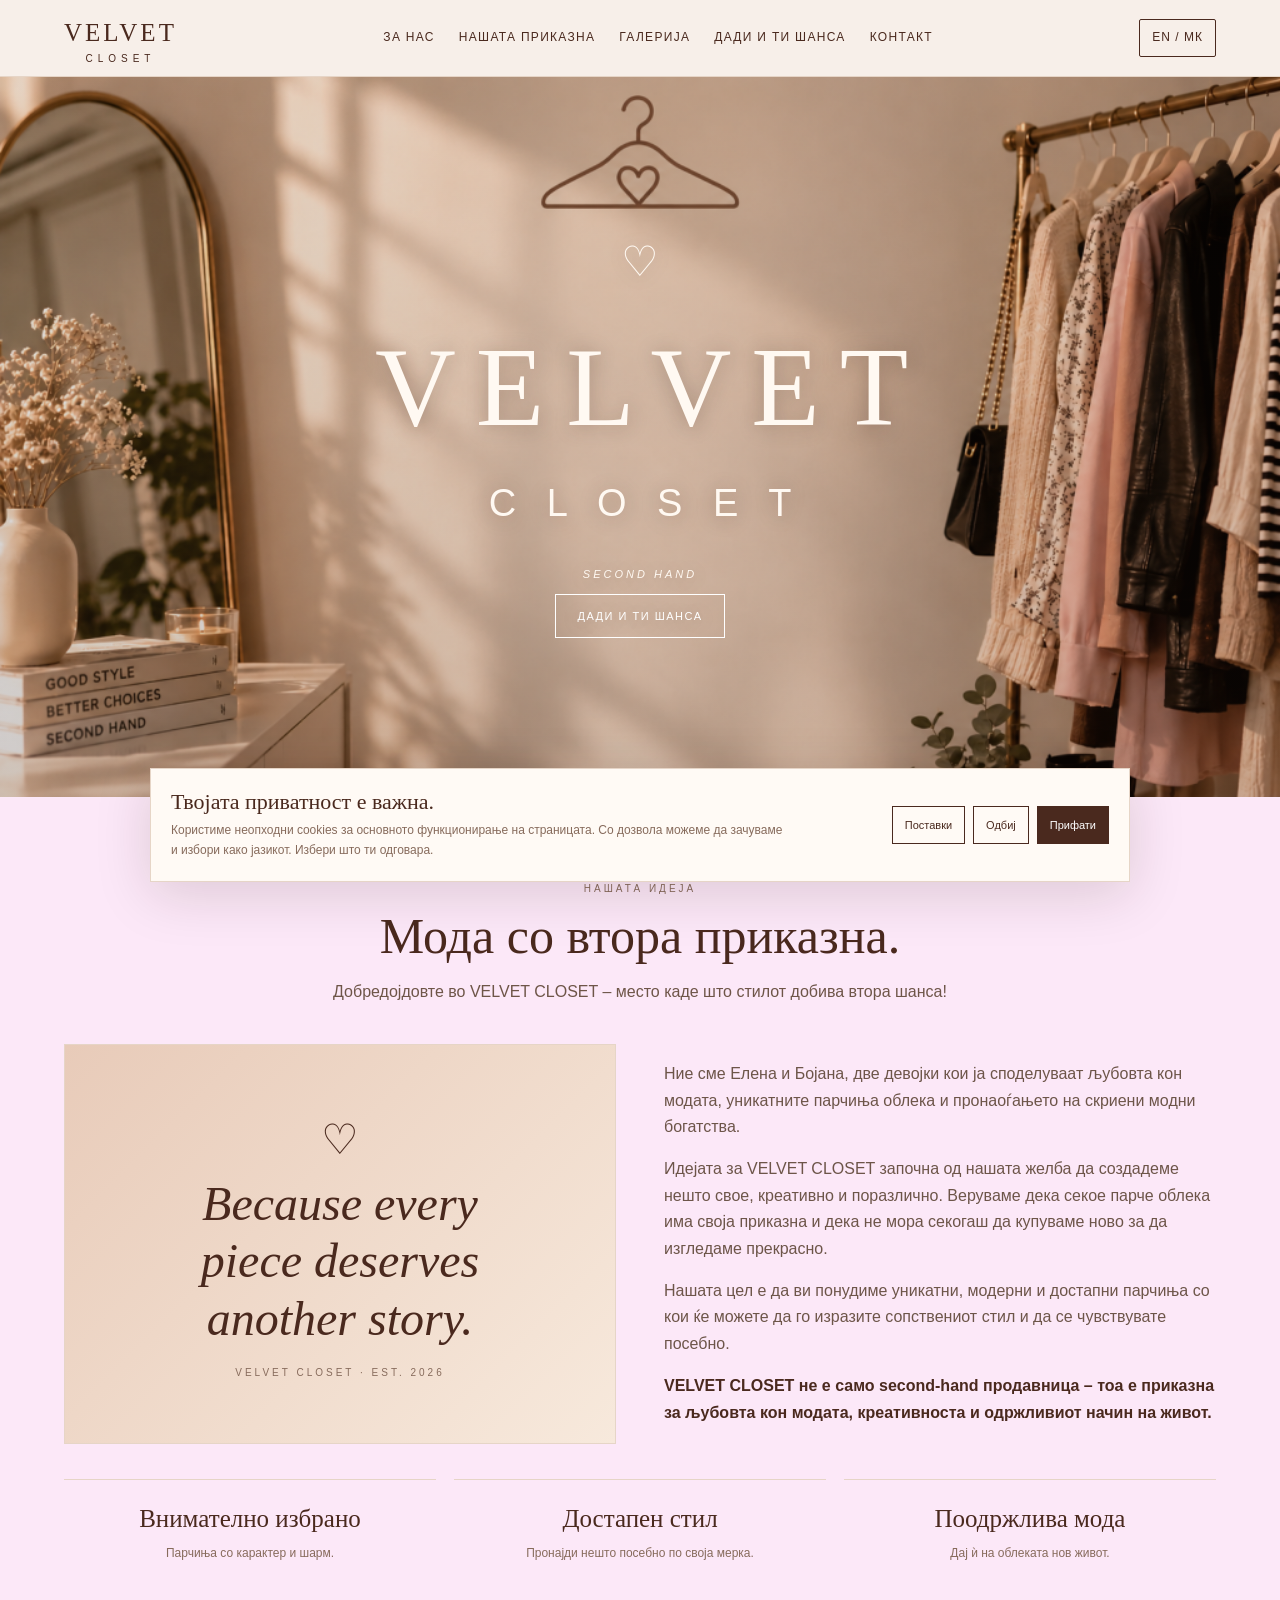
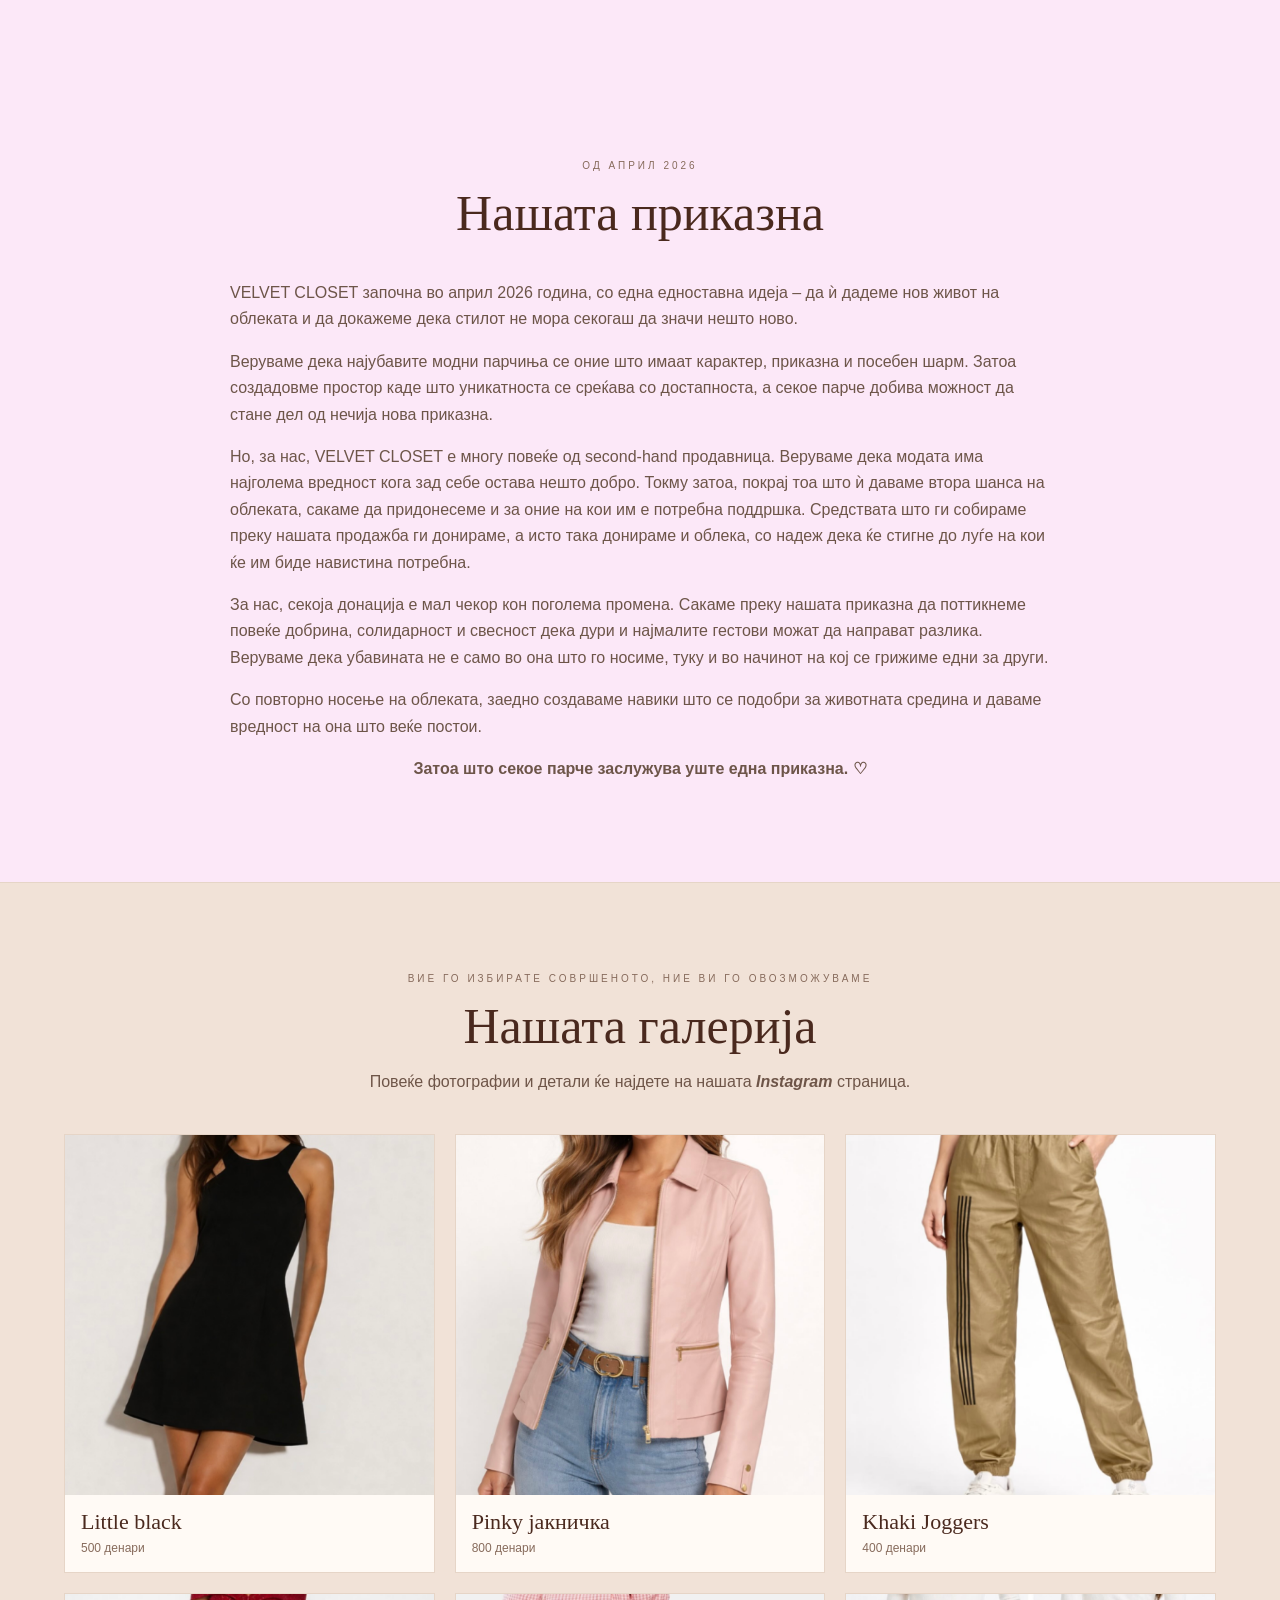
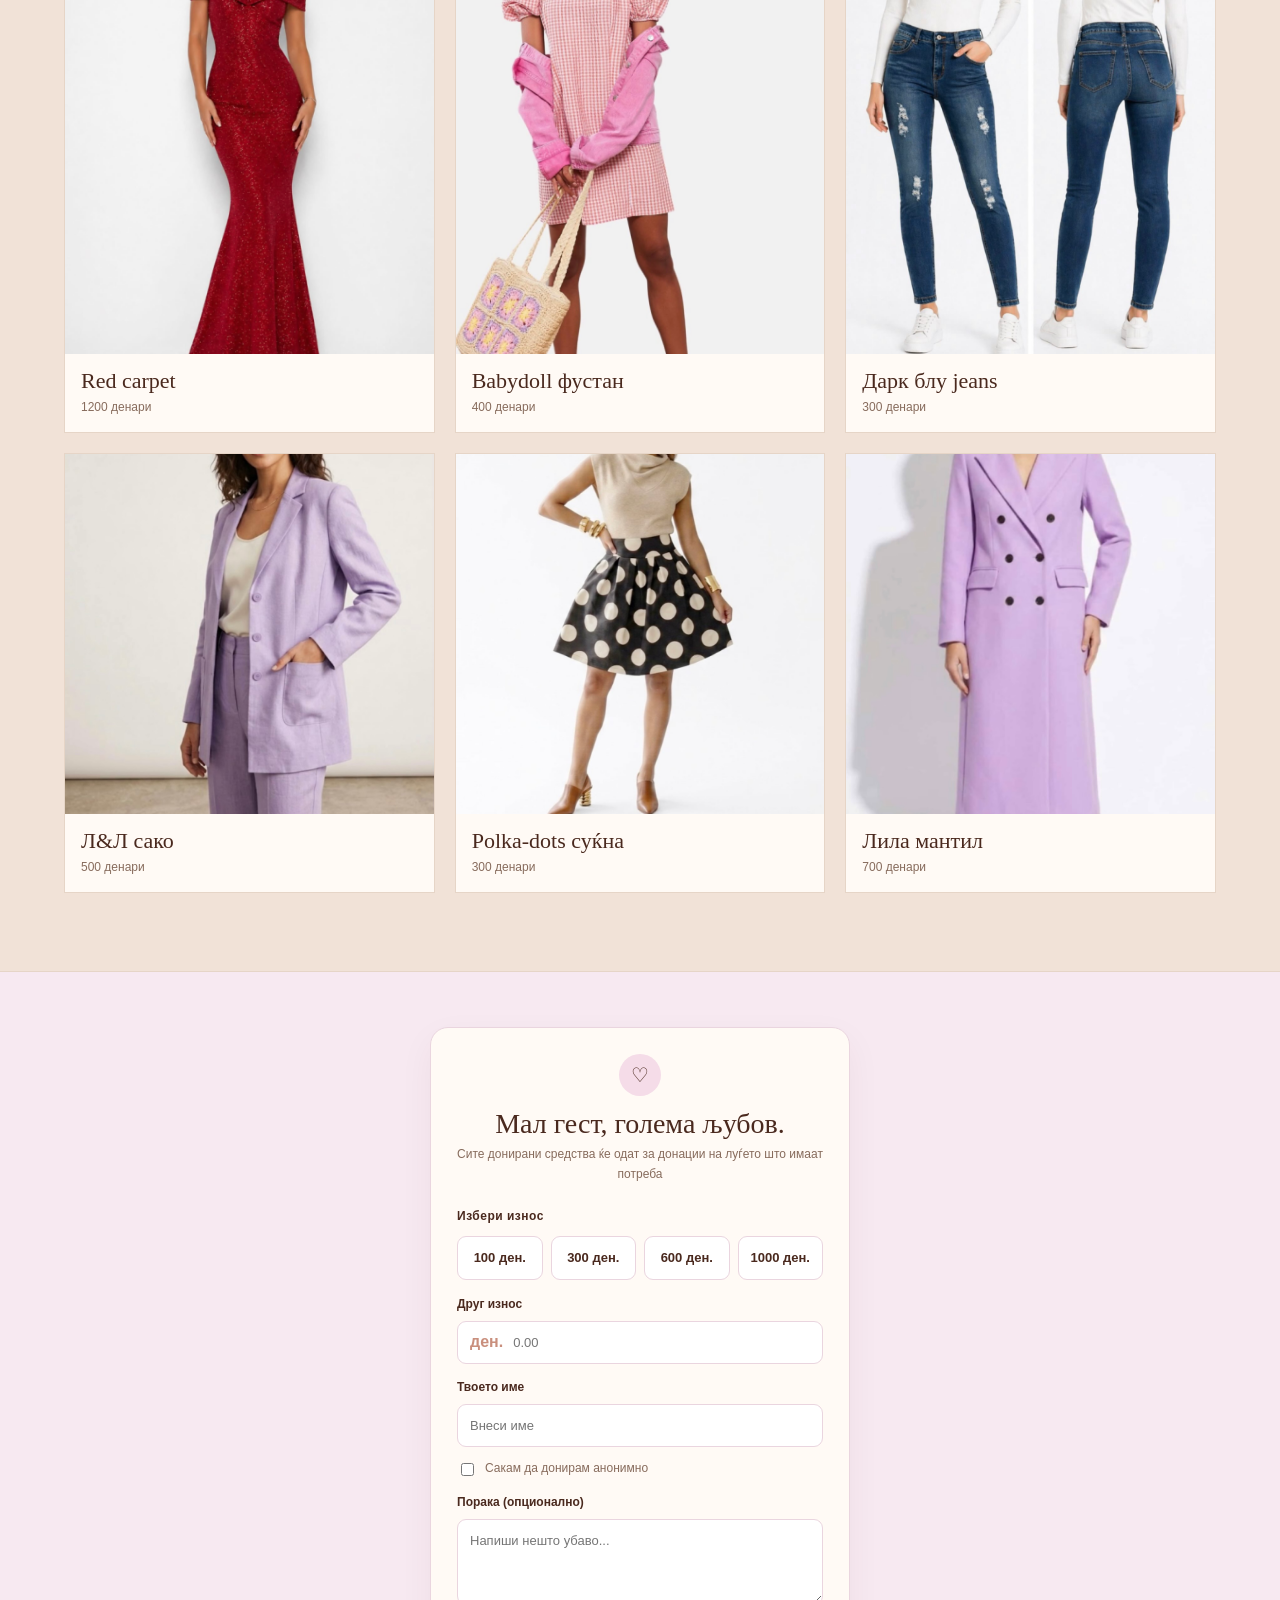
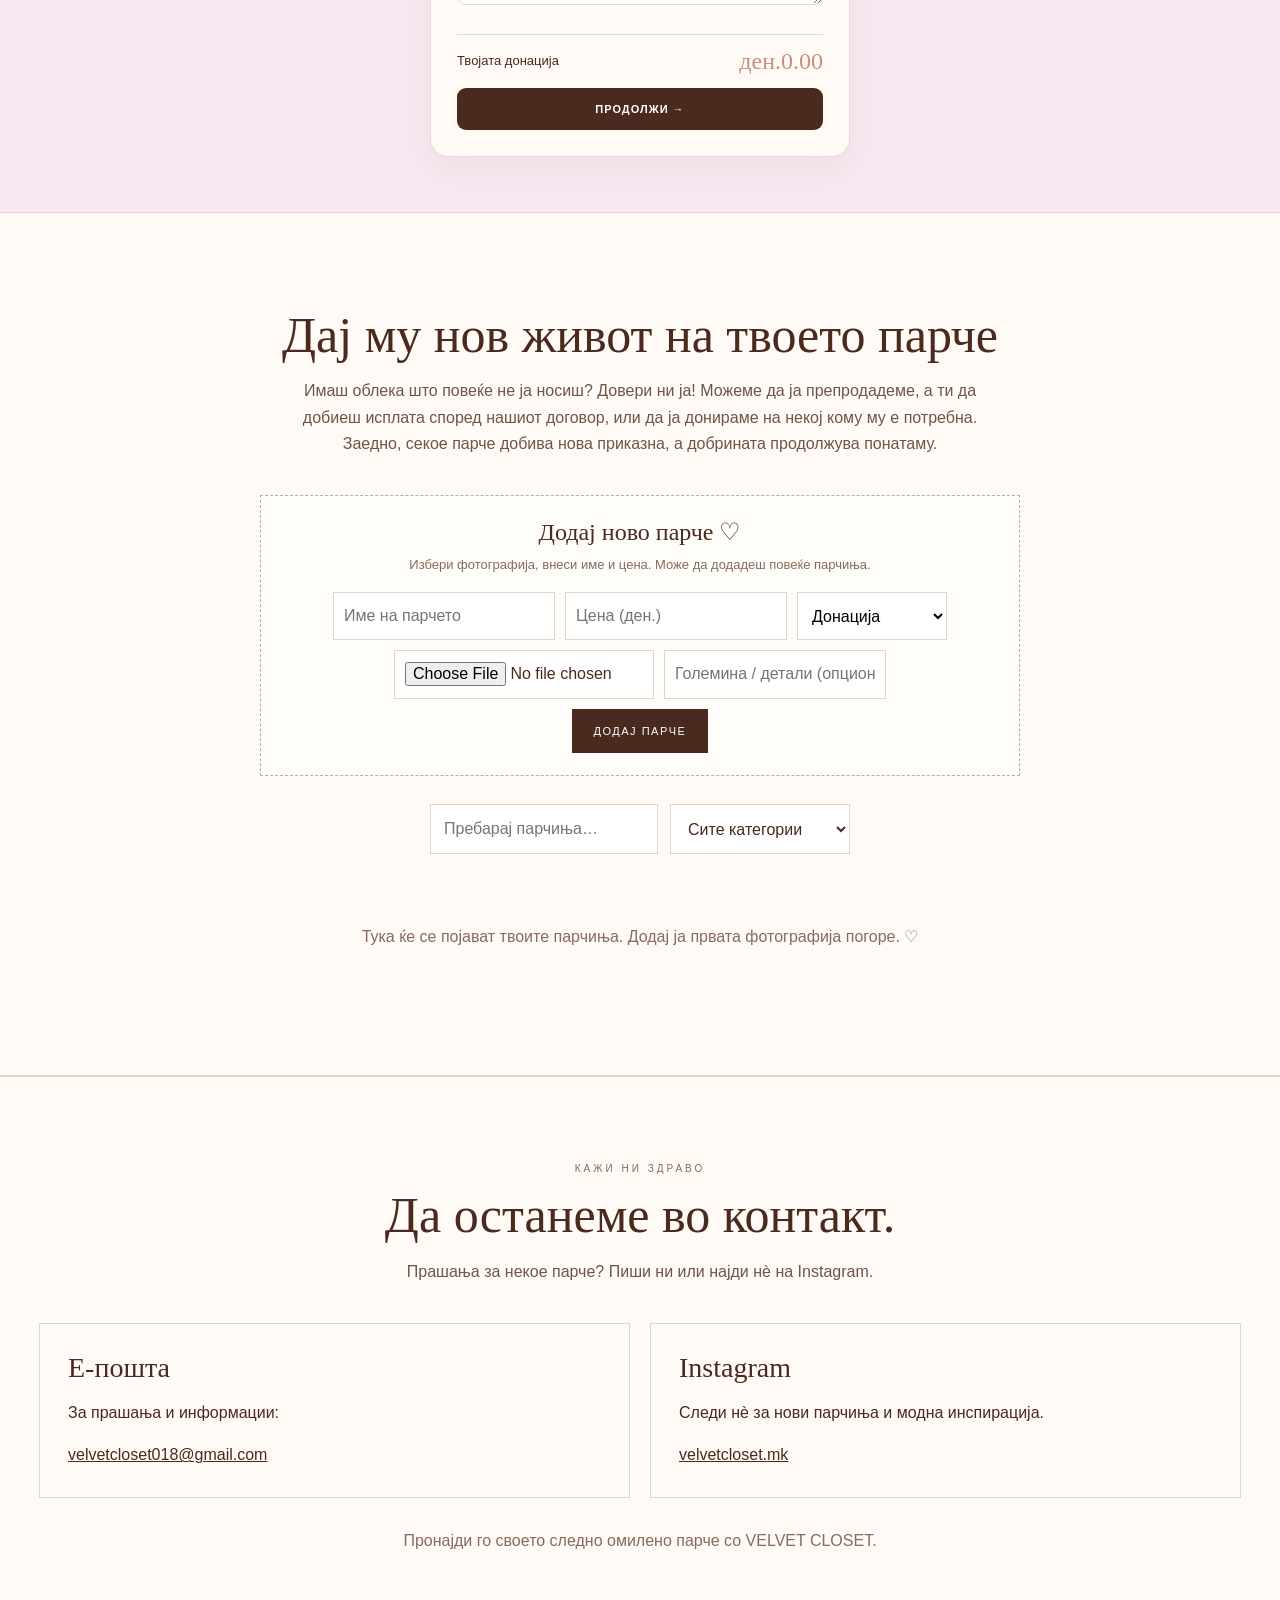
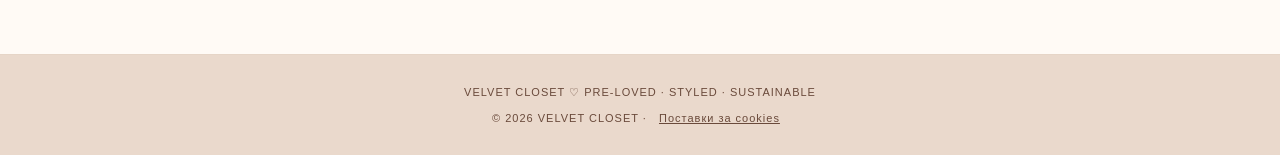
<file: index.mk.html>
<!DOCTYPE html>
<html lang="mk">

<head>
  <meta charset="utf-8">
  <meta name="viewport" content="width=device-width, initial-scale=1">
  <meta name="theme-color" content="#f6eee7">
  <meta name="description"
    content="VELVET CLOSET — pre-loved, styled, sustainable. Уникатни second-hand модни парчиња.">
  <title>VELVET CLOSET — Second Hand</title>

  <link rel="stylesheet" href="style.css">
</head>

<body>
  <header>
    <nav aria-label="Main navigation">
      <a class="brand" href="#home">VELVET <small>CLOSET</small></a>
      <div class="navlinks">
        <a href="#about">За нас</a>
        <a href="#story" data-i18n="navStory">Нашата приказна</a>
        <a href="#gallery" data-i18n="navGallery">Галерија</a>
        <a href="#shop">Дади и ти шанса</a>
        <a href="#contact" data-i18n="navContact">Контакт</a>
      </div>
      <a href="index.en.html"><button class="lang" id="langToggle" type="button" aria-label="Change language">EN / МК</button></a>
    </nav>
  </header>
  <main>
    <section class="hero" id="home">
      <div class="hero-inner">
        <div class="hanger">♡</div>
        <h1>V E L V E T</h1>
        <div class="closet">C L O S E T</div>
        <p class="second">second hand</p>
        <a href="#shop" class="button light">ДАДИ И ТИ ШАНСА</a>
      </div>
    </section>
    <section class="section" id="about">
      <div class="section-head">
        <div class="eyebrow" data-i18n="eyebrowAbout">Нашата идеја</div>
        <h2 data-i18n="aboutTitle">Мода со втора приказна.</h2>
        <p class="intro">Добредојдовте во VELVET CLOSET – место каде што стилот добива втора
          шанса!</p>
      </div>
      <div class="story-grid">
        <div class="story-art">
          <div>
            <div style="font-size:42px">♡</div>
            <div class="quote" data-i18n="artQuote">Because every piece deserves another story.</div>
            <div class="eyebrow" style="margin-top:18px">VELVET CLOSET · EST. 2026</div>
          </div>
        </div>
        <div class="story-copy">
          <p>
            Ние сме Елена и Бојана, две девојки кои
            ја споделуваат љубовта кон модата, уникатните парчиња облека
            и пронаоѓањето на скриени модни богатства.</p>

          <p data-i18n="aboutP2">
            Идејата за VELVET CLOSET започна од нашата желба да создадеме
            нешто свое, креативно и поразлично. Веруваме дека секое парче
            облека има своја приказна и дека не мора секогаш да купуваме ново за
            да изгледаме прекрасно.</p>

          <p data-i18n="aboutP3">Нашата цел е да ви понудиме уникатни, модерни и достапни парчиња со 
            кои ќе можете да го изразите сопствениот стил и да се чувствувате посебно.</p>

          <p>
            <strong data-i18n="aboutBold">VELVET CLOSET не е само second-hand продавница – тоа е 
              приказна за љубовта кон модата, креативноста и одржливиот начин на живот.</strong>
          </p>

        </div>
      </div>
      <div class="values">
        <div class="value"><b data-i18n="value1Title">Внимателно избрано</b><span data-i18n="value1Text">Парчиња со
            карактер и шарм.</span></div>
        <div class="value"><b data-i18n="value2Title">Достапен стил</b><span data-i18n="value2Text">Пронајди нешто
            посебно по своја мерка.</span></div>
        <div class="value"><b data-i18n="value3Title">Поодржлива мода</b><span data-i18n="value3Text">Дај ѝ на облеката
            нов живот.</span></div>
      </div>
    </section>

    <section class="section" id="story">
      <div class="section-head">
        <div class="eyebrow" data-i18n="eyebrowStory">Од април 2026</div>
        <h2>Нашата приказна</h2>
      </div>
      <div class="story-copy" style="max-width:820px;margin:auto">
        <p>
          VELVET CLOSET започна во април 2026 година, со една едноставна идеја – да ѝ дадеме
          нов живот на облеката и да докажеме дека стилот не мора секогаш да значи нешто ново.</p>
        <p>
          Веруваме дека најубавите модни парчиња се оние што имаат карактер, приказна
          и посебен шарм. Затоа создадовме простор каде што уникатноста се среќава со
          достапноста, а секое парче добива можност да стане дел од нечија нова приказна.</p>
        <p>
          Но, за нас, VELVET CLOSET е многу повеќе од second-hand продавница. Веруваме дека 
          модата има најголема вредност кога зад себе остава нешто добро. Токму затоа, покрај 
          тоа што ѝ даваме втора шанса на облеката, сакаме да придонесеме и за оние на кои им 
          е потребна поддршка. Средствата што ги собираме преку нашата продажба ги донираме, 
          а исто така донираме и облека, со надеж дека ќе стигне до луѓе на кои ќе им биде 
          навистина потребна.</p>
          <p>
            За нас, секоја донација е мал чекор кон поголема промена. Сакаме преку нашата 
            приказна да поттикнеме повеќе добрина, солидарност и свесност дека дури и најмалите 
            гестови можат да направат разлика. Веруваме дека убавината не е само во она што го 
            носиме, туку и во начинот на кој се грижиме едни за други.</p>
        <p>
          Со повторно носење на облеката, заедно создаваме навики што се подобри
          за животната средина и даваме вредност на она што веќе постои.</p>
        <p>
            Затоа што секое парче заслужува уште една приказна. ♡</p>
      </div>
    </section>
    <section class="gallery-section" id="gallery">

      <div class="gallery-inner">
        <div class="section-head">
          <div class="eyebrow">
            <p>Вие го избирате совршеното, ние ви го овозможуваме</p>
          </div>
          <h2>Нашата галерија</h2>
          <p class="intro">Повеќе фотографии и детали ќе најдете на нашата 
            <a href="https://www.instagram.com/velvetcloset.mk/" class="insta" target="_blank">Instagram</a> страница.</p>
        </div>
        <div class="gallery-grid">
          <article class="gallery-card">
            <img src="assets/IMG_1916.webp" alt="Елегантен краток ZARA фустан" loading="lazy">
            <div class="gallery-caption">
              <h3>Little black</h3>
              <p>500 денари</p>
            </div>
          </article>
          <article class="gallery-card">
            <img src="assets/pink-jacket-styled.webp" alt="Розова јакна стилизирана со фармерки" loading="lazy">
            <div class="gallery-caption">
              <h3>Pinky јакничка</h3>
              <p>800 денари</p>
            </div>
          </article>
          <article class="gallery-card">
            <img src="assets/khaki-joggers.webp" alt="Маслинесто jogger панталони" loading="lazy">
            <div class="gallery-caption">
              <h3>Khaki Joggers</h3>
              <p>400 денари</p>
            </div>
          </article>
          <article class="gallery-card">
            <img src="assets/IMG_1920.webp" alt="Свечен долг фустан" loading="lazy">
            <div class="gallery-caption">
              <h3>Red carpet</h3>
              <p>1200 денари</p>
            </div>
          </article>
          <article class="gallery-card">
            <img src="assets/IMG_1926.webp" alt="Casual розов фустан" loading="lazy">
            <div class="gallery-caption">
              <h3>Babydoll фустан</h3>
              <p>400 денари</p>
            </div>
          </article>
          <article class="gallery-card">
            <img src="assets/IMG_1918.webp" alt="Casual розов фустан" loading="lazy">
            <div class="gallery-caption">
              <h3>Дарк блу jeans</h3>
              <p>300 денари</p>
            </div>
          </article>
          <article class="gallery-card">
            <img src="assets/IMG_1923.webp" alt="Casual розов фустан" loading="lazy">
            <div class="gallery-caption">
              <h3>Л&Л сако</h3>
              <p>500 денари</p>
            </div>
          </article>
          <article class="gallery-card">
            <img src="assets/IMG_1939.webp" alt="Casual розов фустан" loading="lazy">
            <div class="gallery-caption">
              <h3>Polka-dots суќна</h3>
              <p>300 денари</p>
            </div>
          </article>
          <article class="gallery-card">
            <img src="assets/IMG_1937.webp" alt="Casual розов фустан" loading="lazy">
            <div class="gallery-caption">
              <h3>Лила мантил</h3>
              <p>700 денари</p>
            </div>
          </article>
        </div>
      </div>
    </section>

    <section class="donation-section" id="donation">
      <div class="donation-card">

        <div class="donation-card-header">
          <span>♡</span>
          <h3>Мал гест, голема љубов.</h3>
          <p>Сите донирани средства ќе одат за донации на луѓето што имаат потреба </p>
        </div>

        <div id="donation-form">

          <div class="donation-label">Избери износ</div>

          <div class="donation-amounts">
            <button type="button" class="amount-button" data-amount="100">100 ден.</button>
            <button type="button" class="amount-button" data-amount="300">300 ден.</button>
            <button type="button" class="amount-button" data-amount="600">600 ден.</button>
            <button type="button" class="amount-button" data-amount="1000">1000 ден.</button>
          </div>

          <div class="custom-amount">
            <label for="custom-donation">Друг износ</label>
            <div class="amount-input">
              <span>ден.</span>
              <input type="number" id="custom-donation" min="1" step="0.01" placeholder="0.00">
            </div>
          </div>

          <div class="donation-form-group">
            <label for="donor-name">Твоето име</label>
            <input type="text" id="donor-name" placeholder="Внеси име">
          </div>

          <label class="anonymous-option">
            <input type="checkbox" id="anonymous-donation">
            <span>Сакам да донирам анонимно</span>
          </label>

          <div class="donation-form-group">
            <label for="donation-message">Порака (опционално)</label>
            <textarea id="donation-message" rows="3" placeholder="Напиши нешто убаво..."></textarea>
          </div>

          <div class="donation-summary">
            <span>Твојата донација</span>
            <strong id="donation-total">ден.0.00</strong>
          </div>

          <button type="button" class="donation-continue" id="donation-continue">
            Продолжи →
          </button>
        </div>

        <div id="payment-form" class="payment-form">
          <button type="button" class="back-to-donation" id="back-to-donation">← Назад</button>

          <div class="payment-header">
            <p>SECURE DONATION</p>
            <h3>Твојата поддршка значи многу ♡</h3>
            <strong id="payment-amount">ден. 0.00</strong>
          </div>

          <div class="donation-form-group">
            <label for="card-name">Име на картичката</label>
            <input type="text" id="card-name" autocomplete="cc-name" placeholder="Име и презиме">
          </div>

          <div class="donation-form-group">
            <label for="card-number">Број на картичка</label>
            <input type="text" id="card-number" inputmode="numeric" autocomplete="cc-number" maxlength="19"
              placeholder="Број на картичка">
          </div>

          <div class="payment-row">
            <div class="donation-form-group">
              <label for="card-expiry">Важи до</label>
              <input type="text" id="card-expiry" autocomplete="cc-exp" maxlength="5" placeholder="MM/YY">
            </div>

            <div class="donation-form-group">
              <label for="card-cvc">CVC</label>
              <input type="password" id="card-cvc" inputmode="numeric" autocomplete="cc-csc" maxlength="4"
                placeholder="•••">
            </div>
          </div>

          <button type="button" class="donation-pay" id="donation-pay">
            Донирај <span id="pay-amount">ден. 0.00</span>
          </button>

          <p class="payment-note">
            Плаќањето треба да се обработи преку безбеден
            платежен сервис.
          </p>
        </div>

      </div>
    </section>

    <section class="shop" id="shop">
      <div class="section">
        <div class="section-head">
          <h2>Дај му нов живот на твоето парче</h2>
          <p class="intro">Имаш облека што повеќе не ја носиш? 
            Довери ни ја! Можеме да ја препродадеме, а ти да добиеш исплата според 
            нашиот договор, или да ја донираме на некој кому му е потребна. Заедно, 
            секое парче добива нова приказна, а добрината продолжува понатаму.</p>
        </div>
        <div class="upload-box">
          <h3 data-i18n="uploadTitle">Додај ново парче </h3>
          <p data-i18n="uploadDesc">Избери фотографија, внеси име и цена. Може да додадеш повеќе парчиња.</p>
          <form id="productForm">
            <div class="form-row"><input id="productName" required maxlength="70"
                data-i18n-placeholder="namePlaceholder" placeholder="Име на парчето"><input id="productPrice"
                type="number" min="0" step="1" required placeholder="Цена (ден.)"><select id="productCategory">
                <option value="Донација">Донација</option>
                <option value="Продажба">Продажба</option>
              </select></div>
            <div class="form-row">
              <input id="productPhoto" type="file" accept="image/*" required>
              <input id="productNote" maxlength="120" data-i18n-placeholder="detailsPlaceholder" 
              placeholder="Големина / детали (опционално)">
            </div>
            <button class="button" type="submit" data-i18n="addItem">Додај парче</button>
          </form>
        </div>
        <div class="shop-tools"><input id="searchProducts" type="search" data-i18n-placeholder="searchPlaceholder"
            placeholder="Пребарај парчиња…"><select id="filterCategory">
            <option value="all" data-i18n="allCategories">Сите категории</option>
            <option value="Облека">Облека</option>
            <option value="Обувки" data-i18n="catShoes">Обувки</option>
            <option value="Аксесоари" data-i18n="catAccessories">Аксесоари</option>
          </select></div>
        <div class="product-grid" id="productGrid">
          <div class="empty">Тука ќе се појават твоите парчиња. Додај ја првата фотографија погоре. </div>
        </div>
      </div>
    </section>

    <section class="shop" id="contact">
      <div class="section">
        <div class="section-head">
          <div class="eyebrow" data-i18n="eyebrowContact">Кажи ни здраво</div>
          <h2 data-i18n="contactTitle">Да останеме во контакт.</h2>
          <p class="intro" data-i18n="contactIntro">Прашања за некое парче? Пиши ни или најди нè на Instagram.</p>
        </div>
        <div class="contact-grid">
          <div class="contact-card">
            <h3 data-i18n="emailTitle">Е-пошта</h3>
            <p data-i18n="emailText">За прашања и информации:</p><a
              href="mailto:velvetcloset018@gmail.com" class="insta-link">velvetcloset018@gmail.com</a>
          </div>
          <div class="contact-card">
            <h3>Instagram</h3>
            <p data-i18n="instaText">Следи нè за нови парчиња и модна инспирација.</p><a
              href="https://www.instagram.com/velvetcloset.mk/" target="_blank"
              rel="noopener noreferrer" class="insta-link">velvetcloset.mk</a>
          </div>
        </div>
        <div class="contact-cta">
          <p data-i18n="contactLine">Пронајди го своето следно омилено парче со VELVET CLOSET.</p>
           
        </div>
      </div>
    </section>
  </main>
  <footer>
    <div>VELVET CLOSET ♡ <span data-i18n="footerLine">PRE-LOVED · STYLED · SUSTAINABLE</span></div>
    <div style="margin-top:8px">© <span id="year"></span> VELVET CLOSET · <a href="#cookies" id="cookieSettingsLink"
        data-i18n="cookieSettings">Поставки за cookies</a></div>
  </footer>

  <div class="cookie-banner" id="cookieBanner" role="dialog" aria-live="polite" aria-label="Cookie preferences">
    <div class="cookie-copy"><b data-i18n="cookieTitle">Твојата приватност е важна.</b>
      <p data-i18n="cookieText">Користиме неопходни cookies за основното функционирање на страницата. Со дозвола можеме
        да зачуваме и избори како јазикот. Избери што ти одговара.</p>
      <div class="cookie-settings" id="cookieSettings"><label><input type="checkbox" checked disabled> <span
            data-i18n="essentialCookies">Неопходни (секогаш активни)</span></label><label><input id="preferenceCookies"
            type="checkbox"> <span data-i18n="preferenceCookiesLabel">Преференции</span></label></div>
    </div>
    <div class="cookie-actions"><button type="button" id="cookieOptions"
        data-i18n="cookieOptions">Поставки</button><button type="button" id="cookieReject"
        data-i18n="cookieReject">Одбиј</button><button type="button" class="accept" id="cookieAccept"
        data-i18n="cookieAccept">Прифати</button></div>
  </div>
  <div class="toast" id="toast" role="status"></div>

  <script src="script.js"></script>
</body>

</html>
</file>
<file: style.css>
/* VELVET CLOSET stylesheet */

:root {
    --cream: #fce8f8;
    --paper: #fffaf5;
    --ink: #4a291e;
    --muted: #876b5c;
    --line: #e6d5c7;
    --rose: #c98f7d;
    --shadow: 0 18px 55px #4a291e12
}

* {
    box-sizing: border-box
}

html {
    scroll-behavior: smooth
}

body {
    margin: 0;
    background: var(--cream);
    color: var(--ink);
    font-family: Arial, Helvetica, sans-serif;
    line-height: 1.65
}

a {
    color: inherit
}

button,
input,
textarea,
select {
    font: inherit
}

button {
    cursor: pointer
}

.serif {
    font-family: Georgia, 'Times New Roman', serif
}

header {
    position: sticky;
    top: 0;
    z-index: 20;
    background: #f7efe8ed;
    backdrop-filter: blur(12px);
    border-bottom: 1px solid #e6d5c7
}

nav {
    max-width: 1200px;
    margin: auto;
    min-height: 76px;
    padding: 12px 24px;
    display: flex;
    align-items: center;
    justify-content: space-between;
    gap: 20px
}

.brand {
    font-family: Georgia, serif;
    font-size: 25px;
    letter-spacing: 3px;
    text-decoration: none;
    white-space: nowrap
}

.brand small {
    display: block;
    font: 10px Arial;
    letter-spacing: 5px;
    text-align: center
}

.navlinks {
    display: flex;
    gap: 24px;
    align-items: center
}

.navlinks a {
    text-decoration: none;
    font-size: 12px;
    letter-spacing: 1.3px;
    text-transform: uppercase
}

.navlinks a:hover {
    color: var(--rose)
}

.lang {
    border: 1px solid var(--ink);
    background: transparent;
    padding: 8px 12px;
    border-radius: 2px;
    font-size: 12px;
    letter-spacing: 1px;
    color: var(--ink)
}

.hero {
    position: relative;
    min-height: 720px;
    display: flex;
    align-items: center;
    justify-content: center;
    text-align: center;

    background:
        linear-gradient(#2a160d1c, #2a160d38),
        url('assets/velvet.webp') center center / cover no-repeat;
    color: #fff9f2;
}

.hero-inner {
    width: 100%;
    max-width: 720px;
    margin: 0 auto;
    text-align: center;
    text-shadow: 0 2px 20px #2a160d45;
}

.hero h1 {
    font: clamp(56px, 10vw, 112px)/.9 Georgia, serif;
    letter-spacing: -3px;
    margin: 14px 0;
}

.hero .closet {
    font-size: clamp(22px, 4vw, 38px);
    letter-spacing: 10px;
    margin-left: 10px;
    padding-top: 20px;
}

@media (max-width: 620px) {
    .hero {
        min-height: 420px;
    }

    .hero h1 {
        letter-spacing: -1px;
    }

    .hero .closet {
        letter-spacing: 6px;
    }
}

.hanger {
    font-size: 42px;
    line-height: 1.2;
}

.hero h1 {
    font: clamp(56px, 10vw, 112px)/.9 Georgia, serif;
    letter-spacing: -3px;
    margin: 14px 0;
}

.hero .closet {
    font-size: clamp(22px, 4vw, 38px);
    letter-spacing: 10px;
    margin-left: 10px
}

.second {
    margin-top: 30px;
    font-size: 11px;
    letter-spacing: 20px;
    font-style: italic;
    text-transform: uppercase
}
#story > div.story-copy > p:nth-child(6){
    text-align: center;
    font-weight: bold;
}
.hero p {
    font-size: 11px;
    letter-spacing: 3px;
    text-transform: uppercase
}

.button {
    display: inline-block;
    background: var(--ink);
    color: white;
    border: 1px solid var(--ink);
    padding: 12px 21px;
    text-decoration: none;
    font-size: 11px;
    letter-spacing: 1.5px;
    text-transform: uppercase;
    transition: .2s;
}

.button:hover {
    background: var(--rose);
    border-color: var(--rose)
}

.button.light {
    background: transparent;
    border-color: #fff;
    color: white
}

.section {
    padding: 84px 24px;
    max-width: 1200px;
    margin: auto;
}

.section-head {
    text-align: center;
    margin-bottom: 38px
}

.eyebrow {
    font-size: 10px;
    letter-spacing: 3px;
    text-transform: uppercase;
    color: var(--muted)
}

h2 {
    font: clamp(34px, 5vw, 50px)/1.15 Georgia, serif;
    font-weight: 400;
    margin: 10px 0 14px;
}

.intro {
    max-width: 720px;
    margin: 0 auto;
    color: #6e5548
}

.story-grid {
    display: grid;
    grid-template-columns: 1fr 1fr;
    gap: 48px;
    align-items: center;
}

.story-art {
    min-height: 400px;
    background: linear-gradient(135deg, #e8cbb9, #f7e9dc);
    display: grid;
    place-items: center;
    padding: 24px;
    text-align: center;
    border: 1px solid var(--line)
}

.story-art .quote {
    font: italic clamp(30px, 4vw, 48px)/1.2 Georgia, serif;
    max-width: 370px
}

.story-copy p {
    color: #6d5549
}

.story-copy strong {
    color: var(--ink)
}

.values {
    display: grid;
    grid-template-columns: repeat(3, 1fr);
    gap: 18px;
    margin-top: 35px
}

.value {
    padding: 25px 20px;
    border-top: 1px solid var(--line);
    text-align: center
}

.value b {
    font: 25px Georgia, serif;
    display: block;
    margin-bottom: 6px
}

.value span {
    font-size: 12px;
    color: var(--muted)
}

.shop {
    background: #fffaf5;
    border-top: 1px solid var(--line);
    border-bottom: 1px solid var(--line)
}

.shop .section {
    max-width: 1250px
}

.shop-tools {
    display: flex;
    flex-wrap: wrap;
    justify-content: center;
    gap: 12px;
    margin: 20px 0 30px
}
.choice-buttons {
  display: flex;
  gap: 12px;
  margin: 15px 0;
}

.choice-buttons input {
  display: none;
}

.choice-buttons label {
  padding: 10px 22px;
  border: 1px solid #704a38;
  border-radius: 6px;
  background: #fffaf5;
  color: #704a38;
  cursor: pointer;
  transition: 0.2s;
}

.choice-buttons label:hover {
  background: #ead9cc;
}

.choice-buttons input:checked + label {
  background: #704a38;
  color: white;
  border-color: #704a38;
}
.shop-tools input,
.shop-tools select {
    border: 1px solid var(--line);
    background: white;
    padding: 11px 13px;
    color: var(--ink);
    min-width: 180px
}
.insta{
    text-decoration: none;
    font-style: italic;
    font-weight: bold;
}
.insta:hover{
    color: palevioletred;
    font-weight: bold;
}

.upload-box {
    max-width: 760px;
    margin: 0 auto 28px;
    padding: 22px;
    border: 1px dashed #c7a998;
    background: #fffdf9;
    text-align: center
}

.upload-box h3 {
    font: 24px Georgia, serif;
    margin: 0 0 8px
}

.upload-box p {
    font-size: 13px;
    color: var(--muted);
    margin: 0 0 16px
}

.form-row {
    display: flex;
    gap: 10px;
    flex-wrap: wrap;
    justify-content: center;
    margin: 10px 0
}

.form-row input,
.form-row select {
    padding: 10px;
    border: 1px solid var(--line);
    min-width: 150px;
    max-width: 100%;
    background: white
}

.form-row input[type=file] {
    max-width: 260px
}

.product-grid {
    display: grid;
    grid-template-columns: repeat(4, minmax(0, 1fr));
    gap: 20px
}

.product {
    background: white;
    border: 1px solid var(--line);
    min-width: 0
}

.product img {
    width: 100%;
    aspect-ratio: 3/4;
    object-fit: cover;
    display: block;
    background: #eadbd0
}

.product-info {
    padding: 13px
}

.product-info h3 {
    font: 20px Georgia, serif;
    margin: 0 0 4px
}

.product-info p {
    font-size: 12px;
    color: var(--muted);
    margin: 3px 0
}

.product-price {
    font-weight: bold;
    letter-spacing: .5px
}

.product-actions {
    display: flex;
    gap: 8px;
    margin-top: 12px
}

.mini-btn {
    border: 1px solid var(--line);
    background: #fffaf5;
    color: var(--ink);
    padding: 6px 8px;
    font-size: 11px
}

.empty {
    text-align: center;
    padding: 40px;
    color: var(--muted);
    grid-column: 1/-1
}

.note {
    text-align: center;
    font-size: 12px;
    color: var(--muted);
    margin-top: 22px
}

.contact-grid {
    display: grid;
    grid-template-columns: 1fr 1fr;
    gap: 20px
}

.contact-card {
    background: #fffaf5;
    border: 1px solid var(--line);
    padding: 28px
}

.contact-card h3 {
    font: 28px Georgia, serif;
    margin: 0 0 10px
}

.contact-card a {
    overflow-wrap: anywhere
}

.social {
    display: inline-block;
    margin: 6px 8px 0 0
}

.contact-cta {
    text-align: center;
    margin-top: 30px
}

.contact-cta p {
    color: var(--muted)
}

footer {
    padding: 28px 20px;
    text-align: center;
    background: #ead9cc;
    font-size: 11px;
    letter-spacing: 1px;
    color: #6a4a3b
}

footer a {
    margin: 0 8px
}

.cookie-banner {
    position: fixed;
    z-index: 50;
    left: 18px;
    right: 18px;
    bottom: 18px;
    max-width: 980px;
    margin: auto;
    background: #fffaf5;
    border: 1px solid var(--line);
    box-shadow: 0 12px 55px #2a160d25;
    padding: 20px;
    display: none;
    gap: 20px;
    align-items: center;
    justify-content: space-between
}

.cookie-banner.show {
    display: flex
}

.cookie-copy {
    max-width: 620px
}

.cookie-copy b {
    font: 22px Georgia, serif
}

.cookie-copy p {
    margin: 4px 0 0;
    font-size: 12px;
    color: var(--muted)
}

.cookie-actions {
    display: flex;
    gap: 8px;
    flex-wrap: wrap
}

.cookie-actions button {
    padding: 9px 12px;
    border: 1px solid var(--ink);
    font-size: 11px;
    background: transparent;
    color: var(--ink)
}

.cookie-actions .accept {
    background: var(--ink);
    color: white
}

.cookie-settings {
    display: none;
    padding: 12px 0 0;
    font-size: 12px
}

.cookie-settings.show {
    display: block
}

.cookie-settings label {
    margin-right: 12px
}

.cookie-settings input {
    accent-color: var(--ink)
}

.toast {
    position: fixed;
    bottom: 20px;
    left: 50%;
    transform: translateX(-50%);
    background: var(--ink);
    color: white;
    padding: 10px 16px;
    font-size: 12px;
    z-index: 60;
    display: none
}

.toast.show {
    display: block
}

.mobile-menu {
    display: none
}

@media(max-width:850px) {
    .navlinks {
        gap: 12px
    }

    .navlinks a {
        font-size: 10px
    }

    .product-grid {
        grid-template-columns: repeat(2, minmax(0, 1fr))
    }

    .story-grid {
        gap: 25px
    }

    .hero {
        min-height: 460px
    }
}

@media(max-width:620px) {
    nav {
        flex-wrap: wrap;
        justify-content: center
    }

    .brand {
        font-size: 22px
    }

    .navlinks {
        order: 3;
        width: 100%;
        justify-content: center;
        flex-wrap: wrap;
        gap: 14px
    }

    .navlinks a {
        font-size: 9px
    }

    .hero {
        min-height: 420px
    }

    .hero h1 {
        letter-spacing: -1px
    }

    .hero .closet {
        letter-spacing: 6px
    }

    .section {
        padding: 58px 18px
    }

    .story-grid,
    .contact-grid {
        grid-template-columns: 1fr
    }

    .story-art {
        min-height: 270px
    }

    .values {
        grid-template-columns: 1fr;
        gap: 0
    }

    .product-grid {
        gap: 10px
    }

    .product-info {
        padding: 10px
    }

    .product-info h3 {
        font-size: 17px
    }

    .cookie-banner {
        left: 10px;
        right: 10px;
        bottom: 10px;
        display: none;
        flex-direction: column;
        align-items: flex-start;
        gap: 10px
    }

    .cookie-banner.show {
        display: flex
    }

    .cookie-actions {
        width: 100%
    }

    .cookie-actions button {
        flex: 1
    }

    .shop-tools input,
    .shop-tools select {
        width: 100%
    }
}

/* Gallery section styles */
body>main>div {
    margin-left: 10%;
    margin-right: 10%;
    margin-top: 5%;
    margin-bottom: 5%;

}

#home>div>h1 {
    margin-top: 50px;
}

#home>div>div.closet {
    padding-top: 20px;
}



/* VELVET CLOSET — Minimal Donation Section */

.donation-section {
    padding: 55px 20px;
    background: #f7e9f1;
    color: #4a291e;
}

.donation-card {
    width: min(100%, 420px);
    margin: 0 auto;
    padding: 26px;
    background: #fffaf5;
    border: 1px solid #ead5df;
    border-radius: 18px;
    box-shadow: 0 12px 35px #4a291e0d;
}

.donation-card-header {
    display: block;
    text-align: center;
    margin-bottom: 22px;
}

.donation-card-header>span {
    width: 42px;
    height: 42px;
    margin: 0 auto 12px;
    display: flex;
    align-items: center;
    justify-content: center;
    background: #f5dce8;
    border: none;
    border-radius: 50%;
    font-size: 20px;
}

.donation-card-header h3 {
    margin: 0 0 5px;
    font: 28px Georgia, serif;
    font-weight: 400;
}

.donation-card-header p {
    margin: 0;
    font-size: 12px;
    color: #876b5c;
}

.donation-label {
    margin-bottom: 10px;
    font-size: 12px;
    font-weight: 700;
    letter-spacing: .5px;
}

.donation-amounts {
    display: grid;
    grid-template-columns: repeat(4, 1fr);
    gap: 8px;
}

.amount-button {
    padding: 10px 4px;
    border: 1px solid #ead5df;
    border-radius: 9px;
    background: #fff;
    color: #4a291e;
    font-size: 13px;
    font-weight: 600;
    transition: .2s ease;
}

.amount-button:hover,
.amount-button.active {
    background: #e8bfd2;
    border-color: #c98f7d;
    transform: translateY(-1px);
}

.custom-amount {
    margin-top: 15px;
}

.custom-amount label,
.donation-form-group label {
    display: block;
    margin-bottom: 6px;
    font-size: 12px;
    font-weight: 600;
}

.amount-input {
    display: flex;
    align-items: center;
    border: 1px solid #ead5df;
    border-radius: 9px;
    background: white;
}

.amount-input span {
    padding-left: 12px;
    color: #c98f7d;
    font-weight: 700;
}

.amount-input input {
    width: 100%;
    min-width: 0;
    padding: 10px;
    border: 0;
    outline: none;
    background: transparent;
    color: #4a291e;
    font-size: 13px;
}

.donation-form-group {
    margin-top: 14px;
}

.donation-form-group>input,
.donation-form-group>textarea {
    width: 100%;
    padding: 10px 12px;
    border: 1px solid #ead5df;
    border-radius: 9px;
    background: white;
    color: #4a291e;
    font-size: 13px;
}

.donation-form-group>textarea {
    resize: vertical;
}

.anonymous-option {
    display: flex;
    align-items: center;
    gap: 8px;
    margin-top: 12px;
    font-size: 12px;
    color: #876b5c;
}

.anonymous-option input {
    accent-color: #c98f7d;
}

.donation-summary {
    display: flex;
    justify-content: space-between;
    align-items: center;
    margin-top: 20px;
    padding: 13px 0;
    border-top: 1px solid #ead5df;
    font-size: 13px;
}

.donation-summary strong {
    font: 24px Georgia, serif;
    color: #c98f7d;
}

.donation-continue,
.donation-pay,
.new-donation {
    width: 100%;
    padding: 12px 16px;
    border: 0;
    border-radius: 9px;
    background: #4a291e;
    color: white;
    font-size: 11px;
    font-weight: 600;
    letter-spacing: 1px;
    text-transform: uppercase;
    transition: background .2s ease;
}

.donation-continue:hover,
.donation-pay:hover,
.new-donation:hover {
    background: #c98f7d;
}

.payment-form,
.donation-success {
    display: none;
}

.payment-form .back-to-donation {
    margin-bottom: 15px;
    border: 0;
    background: transparent;
    color: #876b5c;
    font-size: 12px;
    cursor: pointer;
}

.payment-header {
    margin-bottom: 20px;
}

.payment-header>p {
    font-size: 10px;
    letter-spacing: 2px;
    color: #c98f7d;
}

.payment-header h3,
.donation-success h3 {
    font: 25px Georgia, serif;
    font-weight: 400;
}

.payment-row {
    display: grid;
    grid-template-columns: 1fr 1fr;
    gap: 12px;
}

.payment-note {
    font-size: 11px;
    color: #876b5c;
    margin-top: 14px;
}

.donation-success {
    text-align: center;
    padding: 15px 0;
}

.success-icon {
    font-size: 38px;
}

.donation-success p {
    color: #876b5c;
    font-size: 13px;
}

@media (max-width: 480px) {
    .donation-section {
        padding: 35px 16px;
    }

    .donation-card {
        padding: 21px 17px;
    }
}

.gallery-section {
    background: #f1e2d7;
    border-top: 1px solid #e6d5c7;
    border-bottom: 1px solid #e6d5c7
}

.gallery-inner {
    max-width: 1200px;
    margin: auto;
    padding: 78px 24px
}

.gallery-grid {
    display: grid;
    grid-template-columns: repeat(3, minmax(0, 1fr));
    gap: 20px;
    margin-top: 35px
}

.gallery-card {
    background: #fffaf5;
    border: 1px solid #e6d5c7;
    overflow: hidden
}

.gallery-card img {
    display: block;
    width: 100%;
    height: 360px;
    object-fit: cover;
    background: #eadbd0;
    transition: transform .35s
}

.gallery-card:hover img {
    transform: scale(1.025)
}

.gallery-caption {
    padding: 14px 16px
}

.gallery-caption h3 {
    font: 22px Georgia, serif;
    font-weight: 400;
    margin: 0 0 4px;
    color: #4a291e
}

.gallery-caption p {
    font-size: 12px;
    color: #876b5c;
    margin: 0
}

@media(max-width:700px) {
    .gallery-inner {
        padding: 55px 18px
    }

    .gallery-grid {
        grid-template-columns: 1fr;
        gap: 16px
    }

    .gallery-card img {
        height: auto;
        max-height: 520px;
        object-fit: contain
    }
}

.nie {
    height: auto;
    max-height: 220px;
    object-fit: contain
}
.insta-link:hover{
    color: palevioletred;
}
</file>
